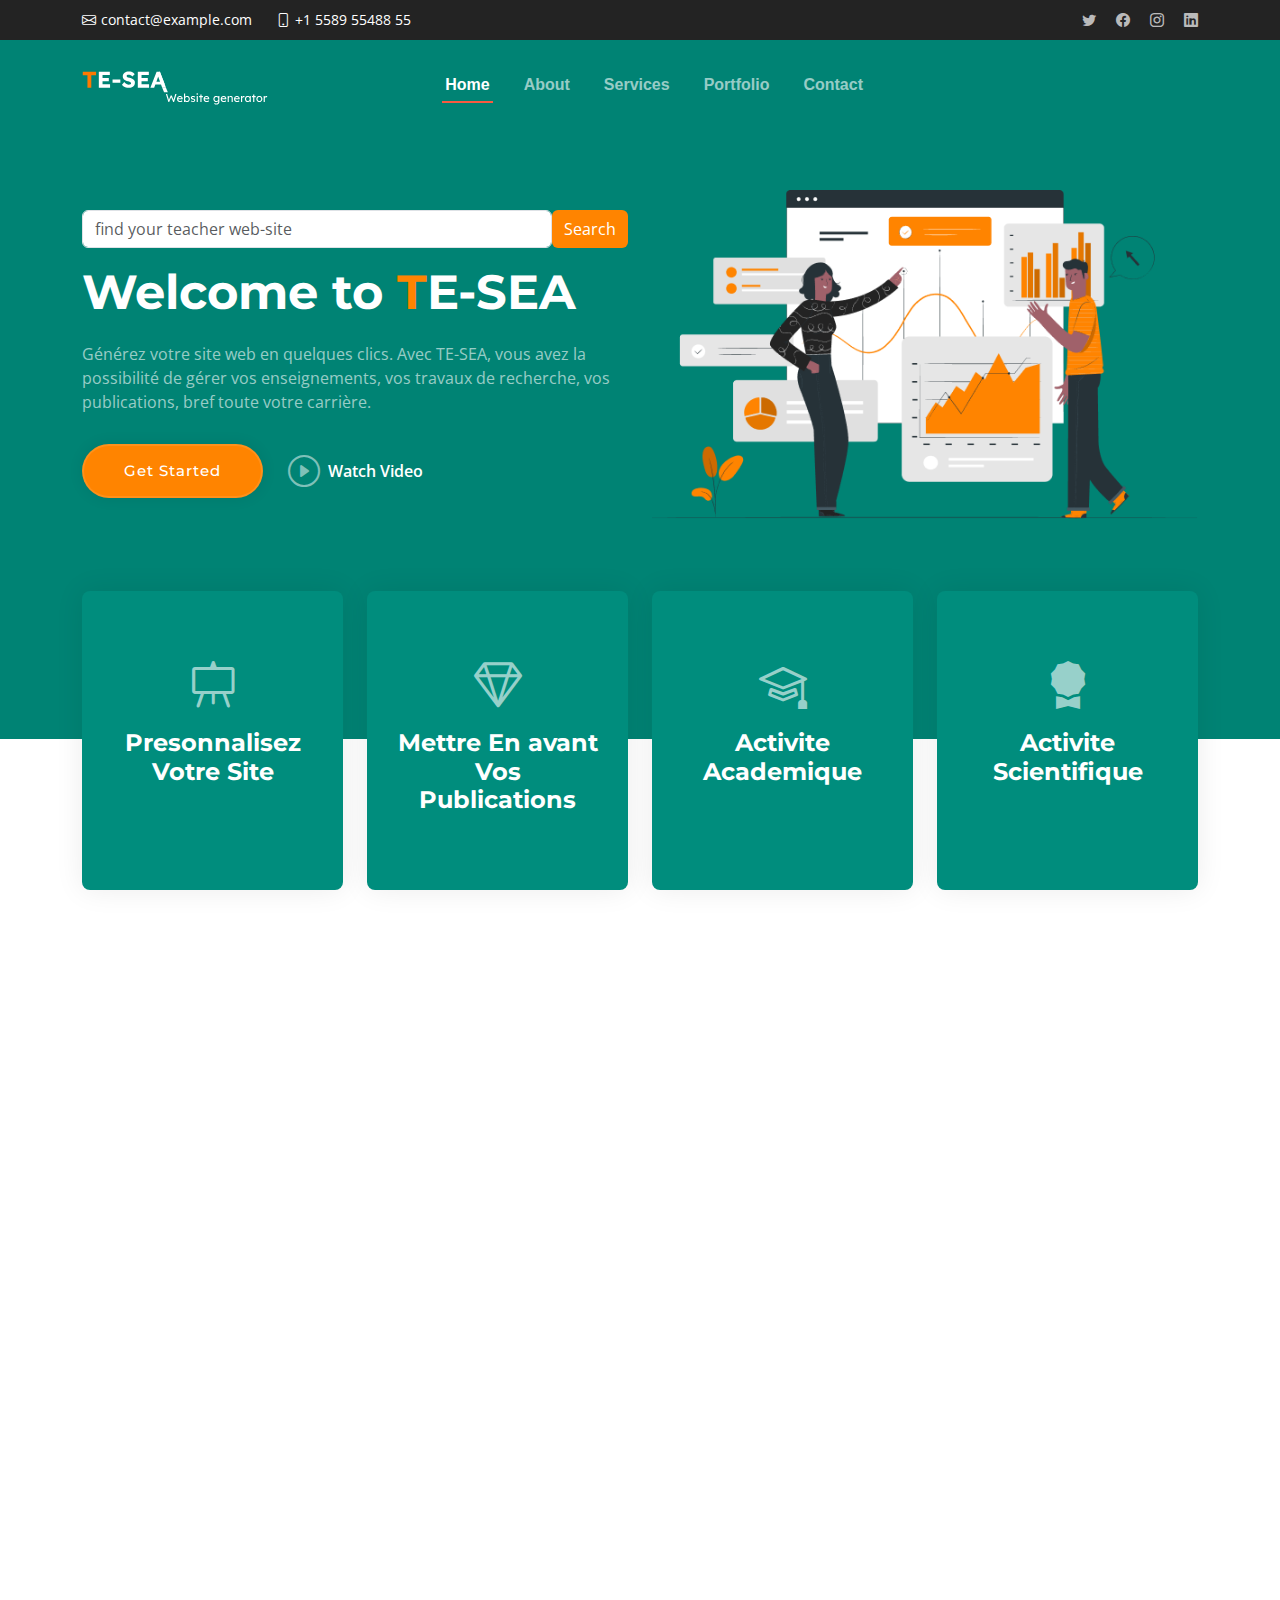
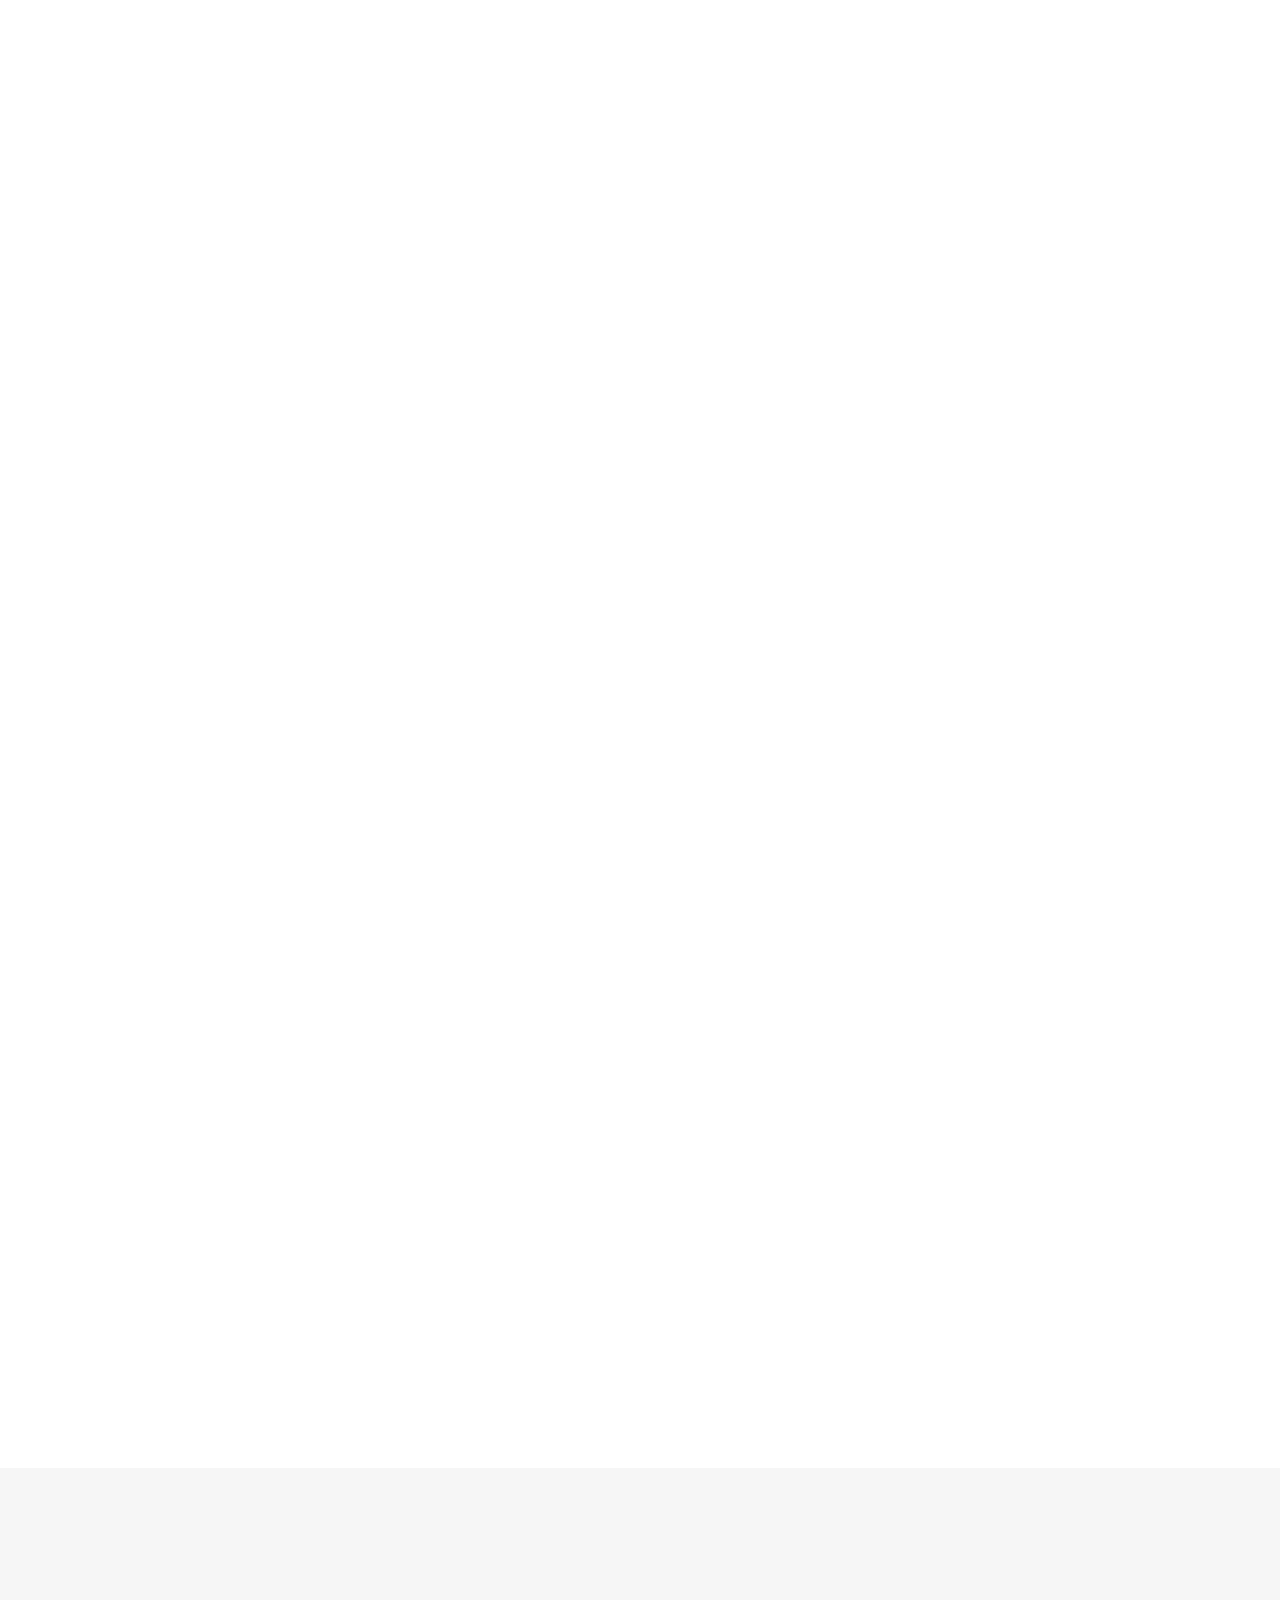
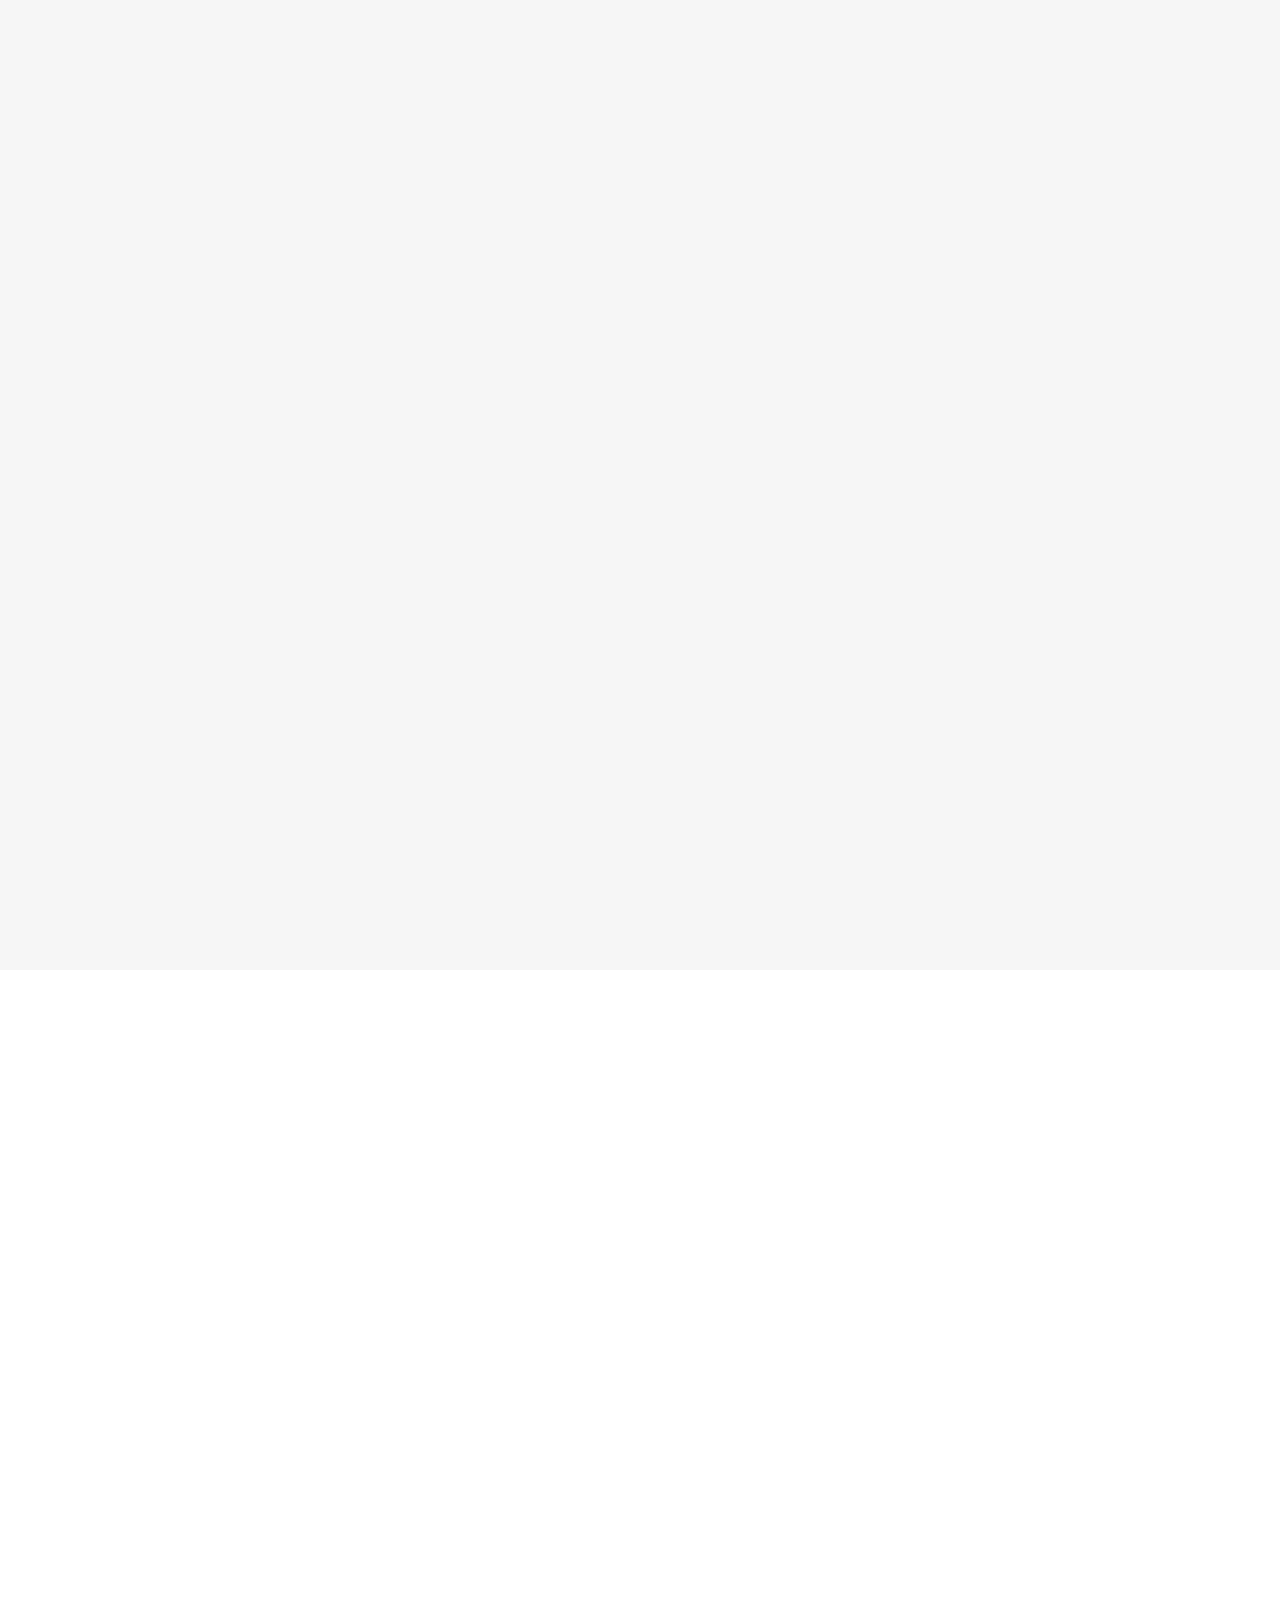
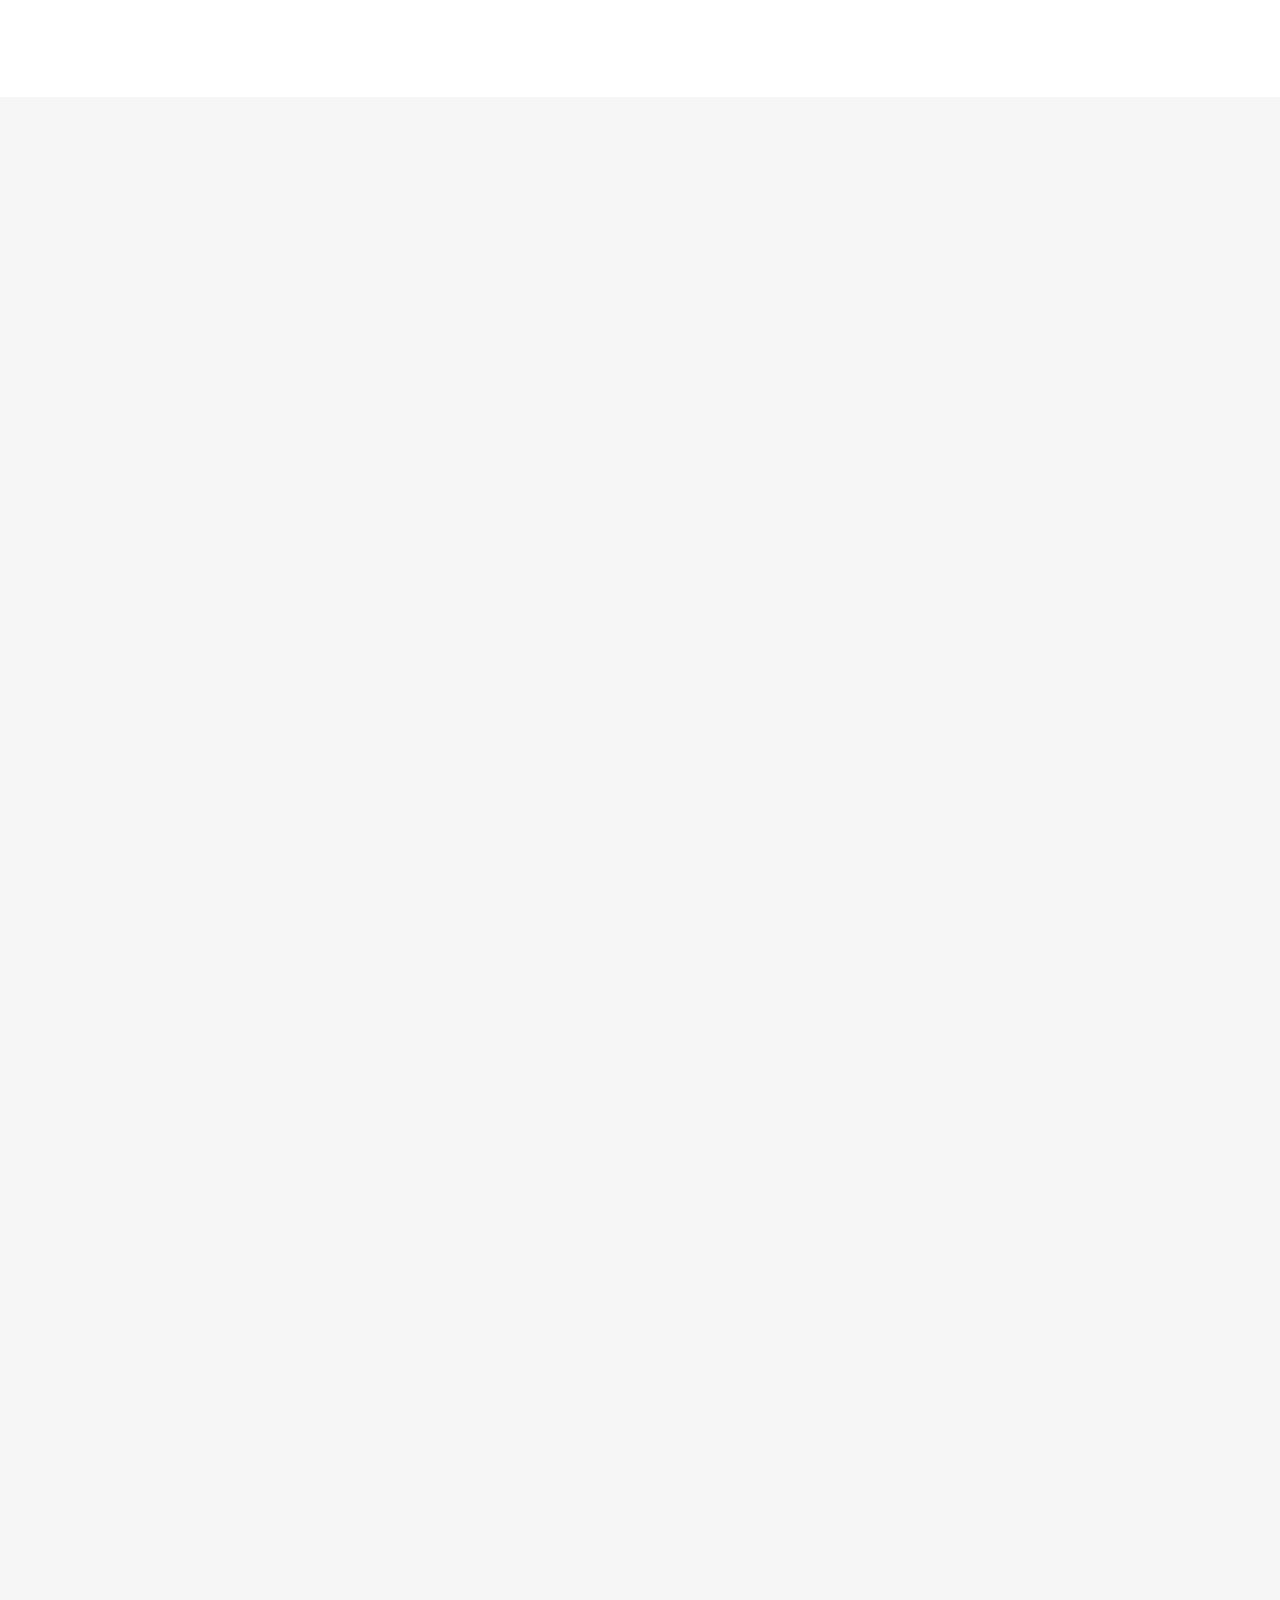
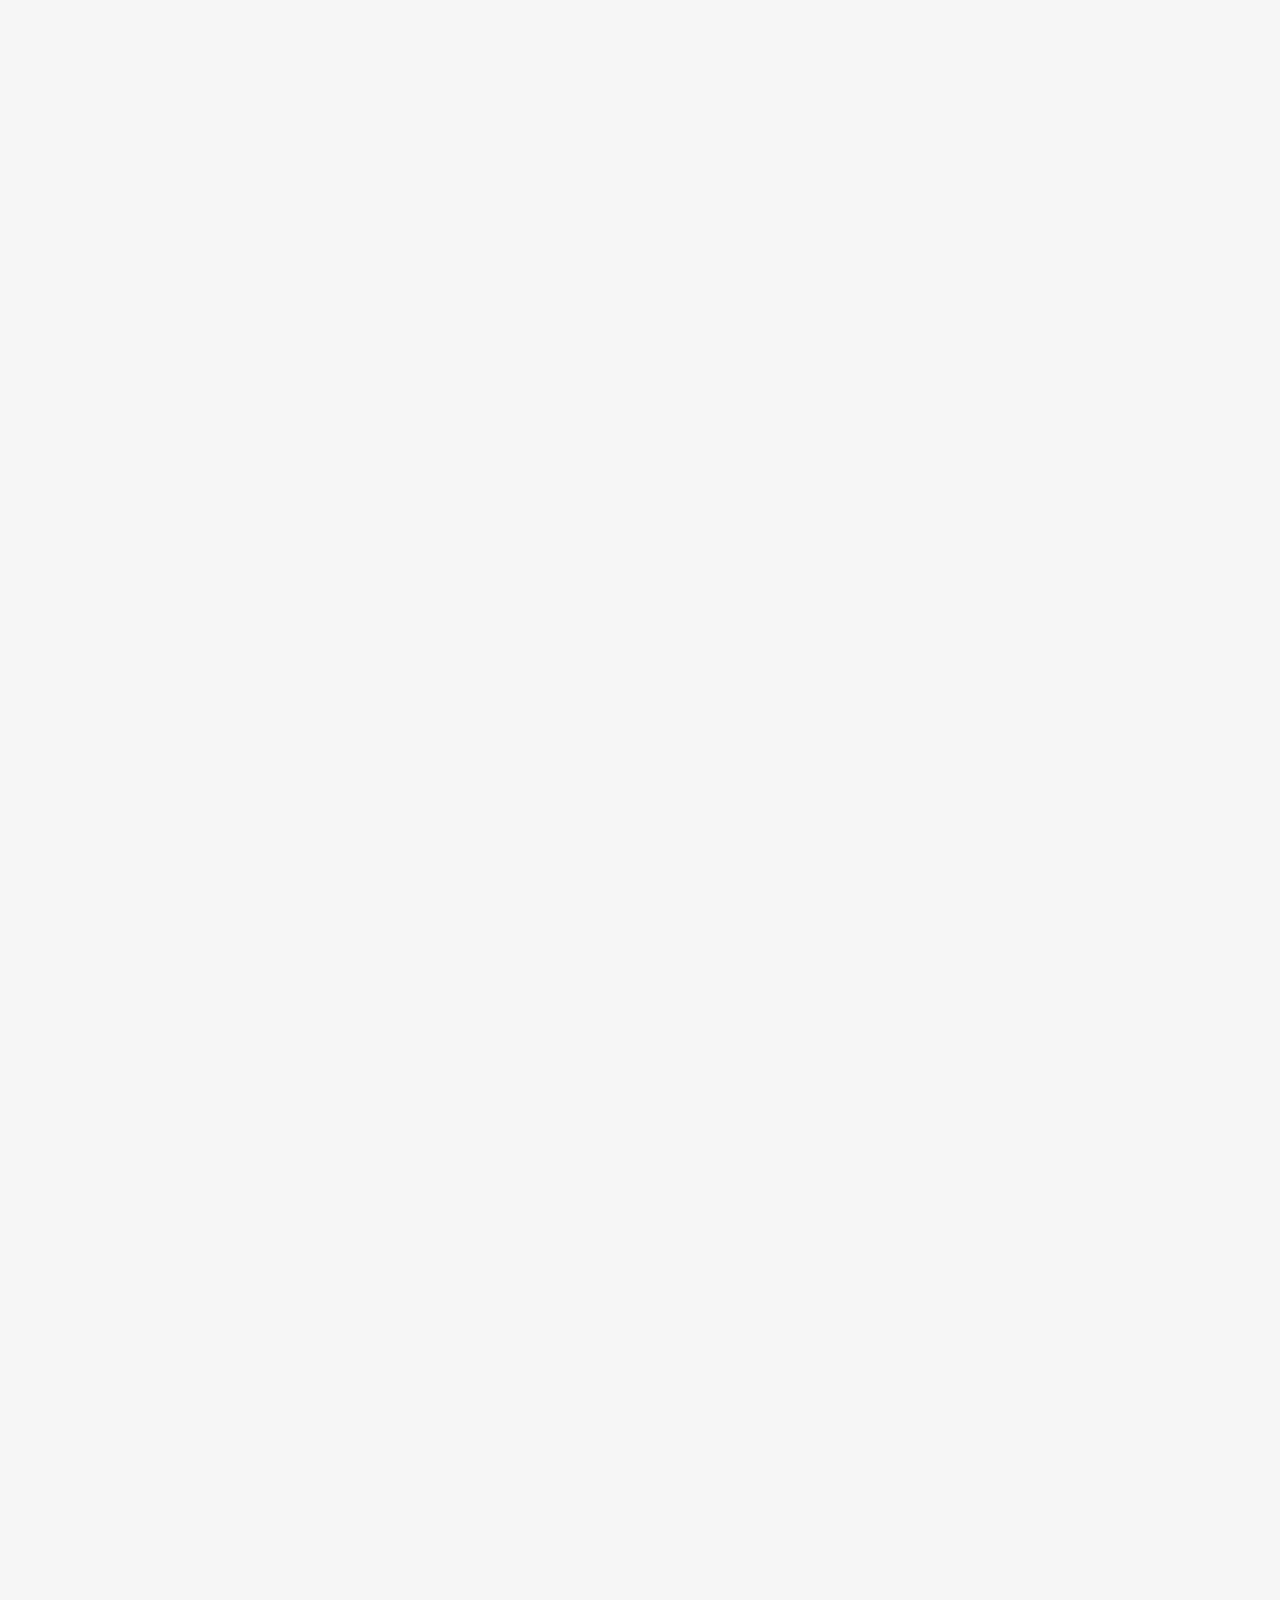
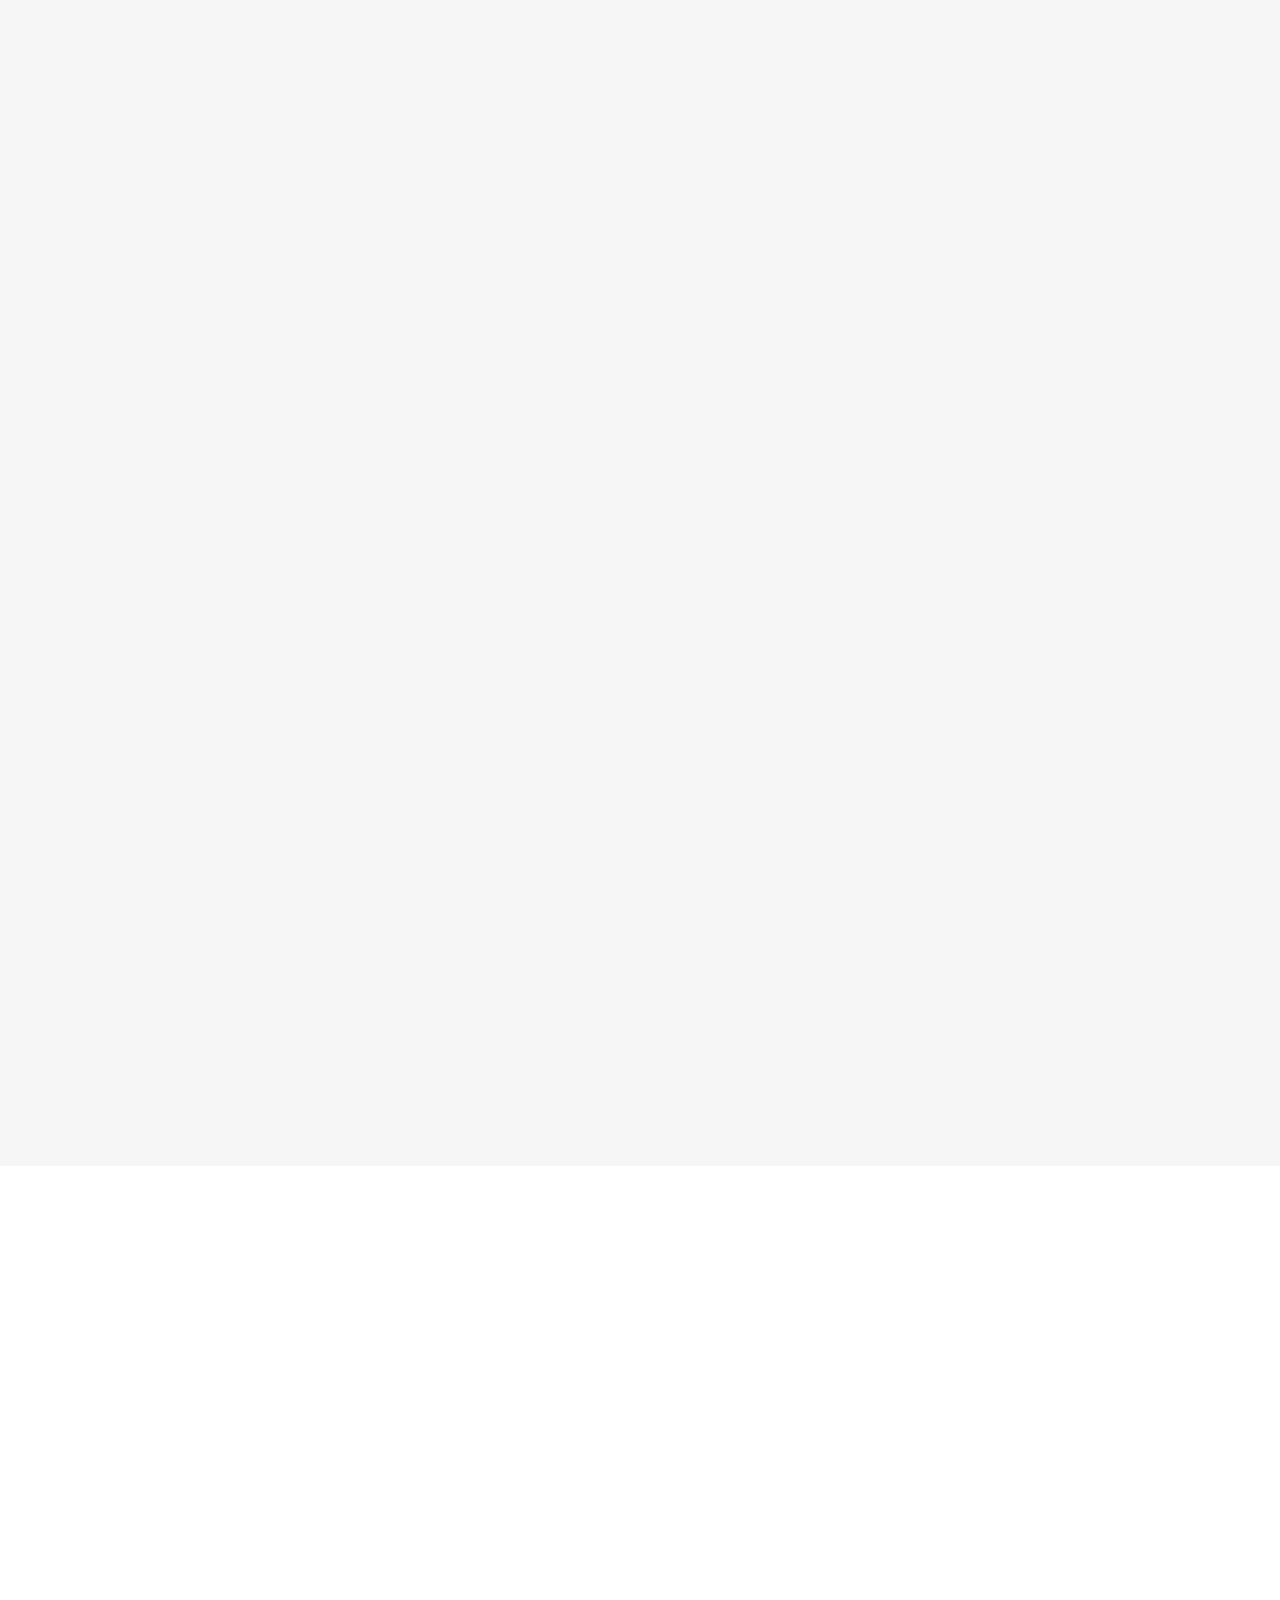
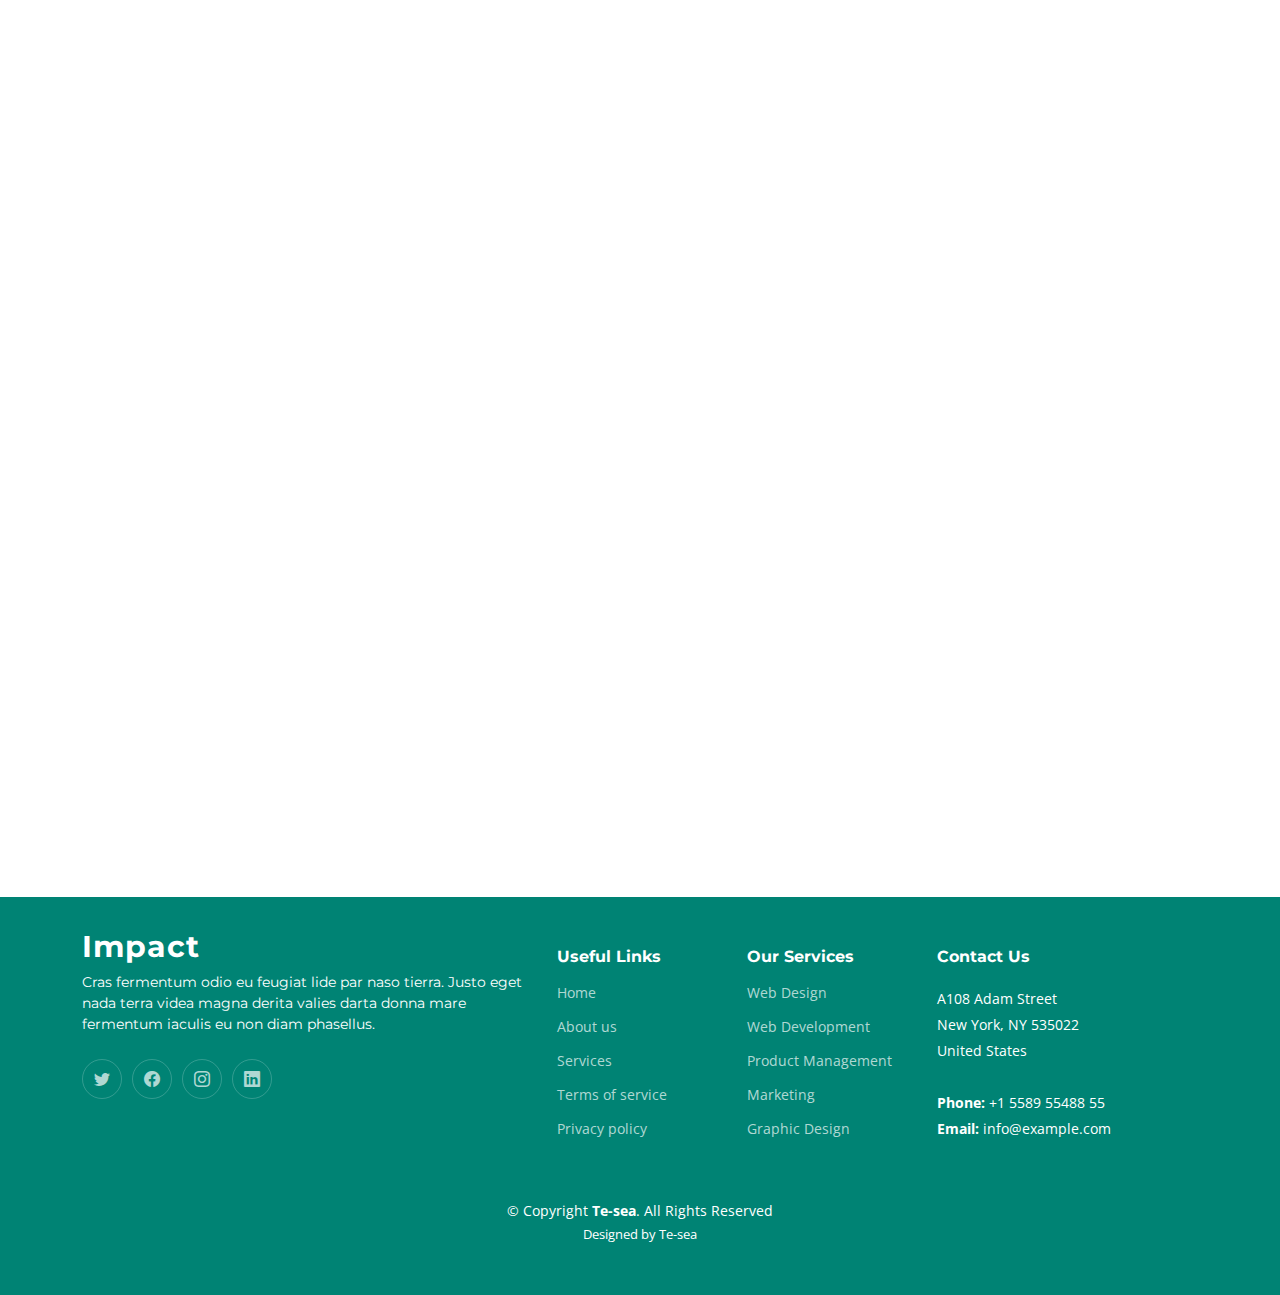
<file: index.html>
<!DOCTYPE html>
<html lang="en">

<head>
    <meta charset="utf-8">
    <meta content="width=device-width, initial-scale=1.0" name="viewport">

    <title>TE_SEA - Index</title>
    <meta content="" name="description">
    <meta content="" name="keywords">

    <!-- Favicons -->
    <link href="assets/img/favicon.png" rel="icon">
    <link href="assets/img/apple-touch-icon.png" rel="apple-touch-icon">

    <!-- Google Fonts -->
    <link rel="preconnect" href="https://fonts.googleapis.com">
    <link rel="preconnect" href="https://fonts.gstatic.com" crossorigin>
    <link href="https://fonts.googleapis.com/css2?family=Open+Sans:ital,wght@0,300;0,400;0,500;0,600;0,700;1,300;1,400;1,600;1,700&family=Montserrat:ital,wght@0,300;0,400;0,500;0,600;0,700;1,300;1,400;1,500;1,600;1,700&family=Raleway:ital,wght@0,300;0,400;0,500;0,600;0,700;1,300;1,400;1,500;1,600;1,700&display=swap"
        rel="stylesheet">

    <!-- Vendor CSS Files -->
    <link href="assets/vendor/bootstrap/css/bootstrap.min.css" rel="stylesheet">
    <link href="assets/vendor/bootstrap-icons/bootstrap-icons.css" rel="stylesheet">
    <link href="assets/vendor/aos/aos.css" rel="stylesheet">
    <link href="assets/vendor/glightbox/css/glightbox.min.css" rel="stylesheet">
    <link href="assets/vendor/swiper/swiper-bundle.min.css" rel="stylesheet">

    <!-- Template Main CSS File -->
    <link href="assets/css/main.css" rel="stylesheet">
    <style>
        #search {
            visibility: hidden;
        }
        
        @media (max-width: 1280px) {
            #search {
                visibility: visible;
            }
            #hello {
                visibility: hidden;
            }
        }
    </style>


</head>

<body>

    <!-- ======= Header ======= -->
    <section id="topbar" class="topbar d-flex align-items-center">
        <div class="container d-flex justify-content-center justify-content-md-between">
            <div class="contact-info d-flex align-items-center">
                <i class="bi bi-envelope d-flex align-items-center"><a href="mailto:contact@example.com">contact@example.com</a></i>
                <i class="bi bi-phone d-flex align-items-center ms-4"><span>+1 5589 55488 55</span></i>
            </div>
            <div class="social-links d-none d-md-flex align-items-center">
                <a href="#" class="twitter"><i class="bi bi-twitter"></i></a>
                <a href="#" class="facebook"><i class="bi bi-facebook"></i></a>
                <a href="#" class="instagram"><i class="bi bi-instagram"></i></a>
                <a href="#" class="linkedin"><i class="bi bi-linkedin"></i></i></a>
            </div>
        </div>
    </section>
    <!-- End Top Bar -->

    <header id="header" class="header d-flex align-items-center">

        <div class="container-fluid container-xl d-flex align-items-center justify-content-between">
            <a href="index.html" class="logo d-flex align-items-center">
                <!-- Uncomment the line below if you also wish to use an image logo -->
                <img src="assets/img/logo_light.svg" alt="">
                <!-- <h1>Impact<span>.</span></h1> -->
            </a>
            <nav id="navbar" class="navbar">
                <ul>
                    <li><a href="#hero">Home</a></li>
                    <li><a href="#about">About</a></li>
                    <li><a href="#services">Services</a></li>
                    <li><a href="#portfolio">Portfolio</a></li>
                    <li><a href="#contact">Contact</a></li>
                    <li>
                        <form action="#" id="hello" class="form-search d-flex align-items-stretch mb-3" data-aos="fade-up" data-aos-delay="200" style="padding-top: 12px;">
                            <input type="text" class="form-control" placeholder="find your teacher web-site">
                            <button type="submit" class="btn btn-primary" style="background-color:#ff8400;border:#ff8400">Search</button>
                        </form>
                    </li>
                </ul>



            </nav>
            <!-- .navbar -->

            <i class="mobile-nav-toggle mobile-nav-show bi bi-list"></i>
            <i class="mobile-nav-toggle mobile-nav-hide d-none bi bi-x"></i>

        </div>
    </header>
    <!-- End Header -->
    <!-- End Header -->

    <!-- ======= Hero Section ======= -->
    <section id="hero" class="hero">
        <div class="container position-relative">
            <div class="row gy-5" data-aos="fade-in">
                <div class="col-lg-6 order-2 order-lg-1 d-flex flex-column justify-content-center text-center text-lg-start">
                    <form action="#" id="search" class="form-search d-flex align-items-stretch mb-3" data-aos="fade-up" data-aos-delay="200">
                        <input type="text" class="form-control" placeholder="find your teacher web-site">
                        <button type="submit" class="btn btn-primary" style="background-color:#ff8400;border:#ff8400">Search</button>
                    </form>
                    <h2>Welcome to <span style="color: #ff8400;">T</span>E-SEA </h2>
                    <p>Générez votre site web en quelques clics. Avec TE-SEA, vous avez la possibilité de gérer vos enseignements, vos travaux de recherche, vos publications, bref toute votre carrière.
                    </p>
                    <!-- <p style="color:black"> <span style="color: #ff8400; font-weight:bold;">Create</span> your website in few clicks.<br><span style="color: #ff8400; font-weight:bold;">Create</span> your project reports in one click.<br>web design training. and <br>online hosting
                        service
                    </p> -->
                    <div class="d-flex justify-content-center justify-content-lg-start">
                        <a href="#about" class="btn-get-started" style="background-color:#ff8400;">Get Started</a>
                        <a href="https://www.youtube.com/watch?v=LXb3EKWsInQ" class="glightbox btn-watch-video d-flex align-items-center"><i class="bi bi-play-circle"></i><span>Watch Video</span></a>
                    </div>

                </div>
                <div class="col-lg-6 order-1 order-lg-2">
                    <img src="assets/img/statistics.png" class="img-fluid" alt="" data-aos="zoom-out" data-aos-delay="100">
                </div>
            </div>
        </div>



        <div class="icon-boxes position-relative">
            <div class="container position-relative">
                <div class="row gy-4 mt-5">

                    <div class="col-xl-3 col-md-6" data-aos="fade-up" data-aos-delay="100">
                        <div class="icon-box">
                            <div class="icon"><i class="bi bi-easel"></i></div>
                            <h4 class="title"><a href="" class="stretched-link">Presonnalisez Votre Site </a></h4>
                        </div>
                    </div>
                    <!--End Icon Box -->

                    <div class="col-xl-3 col-md-6" data-aos="fade-up" data-aos-delay="200">
                        <div class="icon-box">
                            <div class="icon"><i class="bi bi-gem"></i></div>
                            <h4 class="title"><a href="" class="stretched-link">Mettre En avant Vos Publications</a></h4>
                        </div>
                    </div>
                    <!--End Icon Box -->

                    <div class="col-xl-3 col-md-6" data-aos="fade-up" data-aos-delay="300">
                        <div class="icon-box">
                            <div class="icon"><i class="bi bi-mortarboard"></i></div>
                            <h4 class="title"><a href="" class="stretched-link">Activite Academique</a></h4>
                        </div>
                    </div>
                    <!--End Icon Box -->

                    <div class="col-xl-3 col-md-6" data-aos="fade-up" data-aos-delay="500">
                        <div class="icon-box">
                            <div class="icon"><i class="bi bi-award-fill"></i></div>
                            <h4 class="title"><a href="" class="stretched-link">Activite Scientifique</a></h4>
                        </div>
                    </div>
                    <!--End Icon Box -->

                </div>
            </div>
        </div>

        </div>
    </section>
    <!-- End Hero Section -->

    <main id="main">

        <!-- ======= About Us Section ======= -->
        <section id="about" class="about">
            <div class="container" data-aos="fade-up">

                <div class="section-header">
                    <h2>About Us</h2>
                    <p>Creez administrez vos sites d'enseignants chercheurs et chercheurs.</p>
                </div>

                <div class="row gy-4">
                    <div class="col-lg-6">
                        <h3>Partage et vulgarisation de la connaisance</h3>
                        <img src="assets/img/about.jpg" class="img-fluid rounded-4 mb-4" alt="">
                        <p>Ut fugiat ut sunt quia veniam. Voluptate perferendis perspiciatis quod nisi et. Placeat debitis quia recusandae odit et consequatur voluptatem. Dignissimos pariatur consectetur fugiat voluptas ea.</p>
                        <p>Temporibus nihil enim deserunt sed ea. Provident sit expedita aut cupiditate nihil vitae quo officia vel. Blanditiis eligendi possimus et in cum. Quidem eos ut sint rem veniam qui. Ut ut repellendus nobis tempore doloribus debitis
                            explicabo similique sit. Accusantium sed ut omnis beatae neque deleniti repellendus.</p>
                    </div>
                    <div class="col-lg-6">
                        <div class="content ps-0 ps-lg-5">
                            <p class="fst-italic">
                                TE-SEA une solution tout en un.
                            </p>
                            <ul>
                                <li><i class="bi bi-check-circle-fill"></i> With TE-SEA, you will always be close to your students and your potential partners.</li>
                                <li><i class="bi bi-check-circle-fill"></i> With TE-SEA, you have the possibility to manage your teaching, your research work, your publications, in short all your career.</li>
                                <li><i class="bi bi-check-circle-fill"></i>With TE-SEA, life ,school an Business become easy. </li>
                            </ul>
                            <p>
                                Ullamco laboris nisi ut aliquip ex ea commodo consequat. Duis aute irure dolor in reprehenderit in voluptate velit esse cillum dolore eu fugiat nulla pariatur. Excepteur sint occaecat cupidatat non proident
                            </p>

                            <div class="position-relative mt-4">
                                <img src="assets/img/about-2.jpg" class="img-fluid rounded-4" alt="">
                                <a href="https://www.youtube.com/watch?v=LXb3EKWsInQ" class="glightbox play-btn"></a>
                            </div>
                        </div>
                    </div>
                </div>

            </div>
        </section>
        <!-- End About Us Section -->

        <!-- ======= Clients Section ======= -->
        <section id="clients" class="clients">
            <div class="container" data-aos="zoom-out">

                <div class="clients-slider swiper">
                    <div class="swiper-wrapper align-items-center">
                        <div class="swiper-slide"><img src="assets/img/clients/client-1.png" class="img-fluid" alt=""></div>
                        <div class="swiper-slide"><img src="assets/img/clients/client-2.png" class="img-fluid" alt=""></div>
                        <div class="swiper-slide"><img src="assets/img/clients/client-3.png" class="img-fluid" alt=""></div>
                        <div class="swiper-slide"><img src="assets/img/clients/client-4.png" class="img-fluid" alt=""></div>
                        <div class="swiper-slide"><img src="assets/img/clients/client-5.png" class="img-fluid" alt=""></div>
                        <div class="swiper-slide"><img src="assets/img/clients/client-6.png" class="img-fluid" alt=""></div>
                        <div class="swiper-slide"><img src="assets/img/clients/client-7.png" class="img-fluid" alt=""></div>
                        <div class="swiper-slide"><img src="assets/img/clients/client-8.png" class="img-fluid" alt=""></div>
                    </div>
                </div>

            </div>
        </section>
        <!-- End Clients Section -->

        <!-- ======= Stats Counter Section ======= -->
        <section id="stats-counter" class="stats-counter">
            <div class="container" data-aos="fade-up">

                <div class="row gy-4 align-items-center">

                    <div class="col-lg-6">
                        <img src="assets/img/stats-img.svg" alt="" class="img-fluid">
                    </div>

                    <div class="col-lg-6">

                        <div class="stats-item d-flex align-items-center">
                            <span data-purecounter-start="0" data-purecounter-end="232" data-purecounter-duration="1" class="purecounter"></span>
                            <p><strong>Enseignants Chercheurs Et Chercheurs</strong> </p>
                        </div>
                        <!-- End Stats Item -->

                        <div class="stats-item d-flex align-items-center">
                            <span data-purecounter-start="0" data-purecounter-end="521" data-purecounter-duration="1" class="purecounter"></span>
                            <p><strong>Projects et Encadrements</strong></p>
                        </div>
                        <!-- End Stats Item -->

                        <div class="stats-item d-flex align-items-center">
                            <span data-purecounter-start="0" data-purecounter-end="453" data-purecounter-duration="1" class="purecounter"></span>
                            <p><strong>Rapports generes</strong> </p>
                        </div>
                        <!-- End Stats Item -->

                    </div>

                </div>

            </div>
        </section>
        <!-- End Stats Counter Section -->

        <!-- ======= Call To Action Section ======= -->
        <section id="call-to-action" class="call-to-action">
            <div class="container text-center" data-aos="zoom-out">
                <a href="https://www.youtube.com/watch?v=LXb3EKWsInQ" class="glightbox play-btn"></a>
                <h3>Call To Action</h3>
                <p> Duis aute irure dolor in reprehenderit in voluptate velit esse cillum dolore eu fugiat nulla pariatur. Excepteur sint occaecat cupidatat non proident, sunt in culpa qui officia deserunt mollit anim id est laborum.</p>
                <a class="cta-btn" href="#">Call To Action</a>
            </div>
        </section>
        <!-- End Call To Action Section -->

        <!-- ======= Our Services Section ======= -->
        <section id="services" class="services sections-bg">
            <div class="container" data-aos="fade-  up">

                <div class="section-header">
                    <h2>Our Services</h2>
                    <p>Aperiam dolorum et et wuia molestias qui eveniet numquam nihil porro incidunt dolores placeat sunt id nobis omnis tiledo stran delop</p>
                </div>

                <div class="row gy-4" data-aos="fade-up" data-aos-delay="100">

                    <div class="col-lg-4 col-md-6">
                        <div class="service-item  position-relative">
                            <div class="icon">
                                <i class="bi bi-activity"></i>
                            </div>
                            <h3>Generation De Site Web</h3>
                            <p>Generation de site web Professionnel pour les enseignants chercheurs et chercheurs grace aux languages html css js et aux technologies framework bootstrap.</p>
                            <a href="#" class="readmore stretched-link">Read more <i class="bi bi-arrow-right"></i></a>
                        </div>
                    </div>
                    <!-- End Service Item -->

                    <div class="col-lg-4 col-md-6">
                        <div class="service-item position-relative">
                            <div class="icon">
                                <i class="bi bi-broadcast"></i>
                            </div>
                            <h3>Creation De Rapport</h3>
                            <p>Generation de Rapports de recherche semestriel Professionnel </p>
                            <a href="#" class="readmore stretched-link">Read more <i class="bi bi-arrow-right"></i></a>
                        </div>
                    </div>
                    <!-- End Service Item -->

                    <div class="col-lg-4 col-md-6">
                        <div class="service-item position-relative">
                            <div class="icon">
                                <i class="bi bi-easel"></i>
                            </div>
                            <h3>Encadrement Et Projects</h3>
                            <p>Ut excepturi voluptatem nisi sed. Quidem fuga consequatur. Minus ea aut. Vel qui id voluptas adipisci eos earum corrupti.</p>
                            <a href="#" class="readmore stretched-link">Read more <i class="bi bi-arrow-right"></i></a>
                        </div>
                    </div>
                    <!-- End Service Item -->

                    <div class="col-lg-4 col-md-6">
                        <div class="service-item position-relative">
                            <div class="icon">
                                <i class="bi bi-bounding-box-circles"></i>
                            </div>
                            <h3>Recherche En IA</h3>
                            <p>Non et temporibus minus omnis sed dolor esse consequatur. Cupiditate sed error ea fuga sit provident adipisci neque.</p>
                            <a href="#" class="readmore stretched-link">Read more <i class="bi bi-arrow-right"></i></a>
                        </div>
                    </div>
                    <!-- End Service Item -->

                    <div class="col-lg-4 col-md-6">
                        <div class="service-item position-relative">
                            <div class="icon">
                                <i class="bi bi-calendar4-week"></i>
                            </div>
                            <h3>Service D'hebergement</h3>
                            <p>Cumque et suscipit saepe. Est maiores autem enim facilis ut aut ipsam corporis aut. Sed animi at autem alias eius labore.</p>
                            <a href="#" class="readmore stretched-link">Read more <i class="bi bi-arrow-right"></i></a>
                        </div>
                    </div>
                    <!-- End Service Item -->

                    <div class="col-lg-4 col-md-6">
                        <div class="service-item position-relative">
                            <div class="icon">
                                <i class="bi bi-chat-square-text"></i>
                            </div>
                            <h3>Formation En WEB-DESIGN</h3>
                            <p>Developement front et back-end , utilisation et maitrise des technologies bootstrap sprint-boot laravel-php </p>
                            <a href="#" class="readmore stretched-link">Read more <i class="bi bi-arrow-right"></i></a>
                        </div>
                    </div>
                    <!-- End Service Item -->

                </div>

            </div>
        </section>
        <!-- End Our Services Section -->

        <!-- ======= Testimonials Section ======= -->
        <section id="testimonials" class="testimonials">
            <div class="container" data-aos="fade-up">

                <div class="section-header">
                    <h2>Enseignants Chercheurs Et Chercheurs Satisfaits</h2>
                    <!-- <p>Voluptatem quibusdam ut ullam perferendis repellat non ut consequuntur est eveniet deleniti fignissimos eos quam</p> -->
                </div>

                <div class="slides-3 swiper" data-aos="fade-up" data-aos-delay="100">
                    <div class="swiper-wrapper">

                        <div class="swiper-slide">
                            <div class="testimonial-wrap">
                                <div class="testimonial-item">
                                    <div class="d-flex align-items-center">
                                        <img src="assets/img/testimonials/testimonials-1.jpg" class="testimonial-img flex-shrink-0" alt="">
                                        <div>
                                            <a href="#">
                                                <h3>Dr Nzekon Armel</h3>
                                            </a>
                                            <h4>Ceo &amp; Founder</h4>
                                            <div class="stars">
                                                <i class="bi bi-star-fill"></i><i class="bi bi-star-fill"></i><i class="bi bi-star-fill"></i><i class="bi bi-star-fill"></i><i class="bi bi-star-fill"></i>
                                            </div>
                                        </div>
                                    </div>
                                    <p>
                                        <i class="bi bi-quote quote-icon-left"></i> Proin iaculis purus consequat sem cure digni ssim donec porttitora entum suscipit rhoncus. Accusantium quam, ultricies eget id, aliquam eget nibh et. Maecen aliquam, risus
                                        at semper.
                                        <i class="bi bi-quote quote-icon-right"></i>
                                    </p>
                                </div>
                            </div>
                        </div>
                        <!-- End testimonial item -->

                        <div class="swiper-slide">
                            <div class="testimonial-wrap">
                                <div class="testimonial-item">
                                    <div class="d-flex align-items-center">
                                        <img src="assets/img/testimonials/testimonials-2.jpg" class="testimonial-img flex-shrink-0" alt="">
                                        <div>
                                            <a href="#">
                                                <h3>Dr Tapamo</h3>
                                            </a>
                                            <h4>Designer</h4>
                                            <div class="stars">
                                                <i class="bi bi-star-fill"></i><i class="bi bi-star-fill"></i><i class="bi bi-star-fill"></i><i class="bi bi-star-fill"></i><i class="bi bi-star-fill"></i>
                                            </div>
                                        </div>
                                    </div>
                                    <p>
                                        <i class="bi bi-quote quote-icon-left"></i> Export tempor illum tamen malis malis eram quae irure esse labore quem cillum quid cillum eram malis quorum velit fore eram velit sunt aliqua noster fugiat irure amet
                                        legam anim culpa.
                                        <i class="bi bi-quote quote-icon-right"></i>
                                    </p>
                                </div>
                            </div>
                        </div>
                        <!-- End testimonial item -->

                        <div class="swiper-slide">
                            <div class="testimonial-wrap">
                                <div class="testimonial-item">
                                    <div class="d-flex align-items-center">
                                        <img src="assets/img/testimonials/testimonials-3.jpg" class="testimonial-img flex-shrink-0" alt="">
                                        <div>
                                            <a href="#">
                                                <h3>Dr Tsopze</h3>
                                            </a>
                                            <h4>Store Owner</h4>
                                            <div class="stars">
                                                <i class="bi bi-star-fill"></i><i class="bi bi-star-fill"></i><i class="bi bi-star-fill"></i><i class="bi bi-star-fill"></i><i class="bi bi-star-fill"></i>
                                            </div>
                                        </div>
                                    </div>
                                    <p>
                                        <i class="bi bi-quote quote-icon-left"></i> Enim nisi quem export duis labore cillum quae magna enim sint quorum nulla quem veniam duis minim tempor labore quem eram duis noster aute amet eram fore quis sint minim.
                                        <i class="bi bi-quote quote-icon-right"></i>
                                    </p>
                                </div>
                            </div>
                        </div>
                        <!-- End testimonial item -->

                        <div class="swiper-slide">
                            <div class="testimonial-wrap">
                                <div class="testimonial-item">
                                    <div class="d-flex align-items-center">
                                        <img src="assets/img/testimonials/testimonials-4.jpg" class="testimonial-img flex-shrink-0" alt="">
                                        <div>
                                            <a href="#">
                                                <h3>Dr Thomas Messi</h3>
                                            </a>
                                            <h4>Freelancer</h4>
                                            <div class="stars">
                                                <i class="bi bi-star-fill"></i><i class="bi bi-star-fill"></i><i class="bi bi-star-fill"></i><i class="bi bi-star-fill"></i><i class="bi bi-star-fill"></i>
                                            </div>
                                        </div>
                                    </div>
                                    <p>
                                        <i class="bi bi-quote quote-icon-left"></i> Fugiat enim eram quae cillum dolore dolor amet nulla culpa multos export minim fugiat minim velit minim dolor enim duis veniam ipsum anim magna sunt elit fore quem dolore.
                                        <i class="bi bi-quote quote-icon-right"></i>
                                    </p>
                                </div>
                            </div>
                        </div>
                        <!-- End testimonial item -->

                        <div class="swiper-slide">
                            <div class="testimonial-wrap">
                                <div class="testimonial-item">
                                    <div class="d-flex align-items-center">
                                        <img src="assets/img/testimonials/testimonials-5.jpg" class="testimonial-img flex-shrink-0" alt="">
                                        <div>
                                            <<a href="#">
                                                <h3>Dr Thomas Messi</h3>
                                                </a>
                                                <h4>Entrepreneur</h4>
                                                <div class="stars">
                                                    <i class="bi bi-star-fill"></i><i class="bi bi-star-fill"></i><i class="bi bi-star-fill"></i><i class="bi bi-star-fill"></i><i class="bi bi-star-fill"></i>
                                                </div>
                                        </div>
                                    </div>
                                    <p>
                                        <i class="bi bi-quote quote-icon-left"></i> Quis quorum aliqua sint quem legam fore sunt eram irure aliqua veniam tempor noster veniam enim culpa labore duis sunt culpa nulla illum cillum fugiat legam esse veniam
                                        culpa fore.
                                        <i class="bi bi-quote quote-icon-right"></i>
                                    </p>
                                </div>
                            </div>
                        </div>
                        <!-- End testimonial item -->

                    </div>
                    <div class="swiper-pagination"></div>
                </div>

            </div>
        </section>
        <!-- End Testimonials Section -->

        <!-- ======= Portfolio Section ======= -->
        <section id="portfolio" class="portfolio sections-bg">
            <div class="container" data-aos="fade-up">

                <div class="section-header">
                    <h2>Portfolio</h2>
                    <p>Quam sed id excepturi ccusantium dolorem ut quis dolores nisi llum nostrum enim velit qui ut et autem uia reprehenderit sunt deleniti</p>
                </div>

                <div class="portfolio-isotope" data-portfolio-filter="*" data-portfolio-layout="masonry" data-portfolio-sort="original-order" data-aos="fade-up" data-aos-delay="100">

                    <div>
                        <ul class="portfolio-flters">
                            <li data-filter="*" class="filter-active">All</li>
                            <li data-filter=".filter-app">Blue</li>
                            <li data-filter=".filter-product">Yellow</li>
                            <li data-filter=".filter-branding">Black</li>
                            <li data-filter=".filter-books">Orange</li>
                        </ul>
                        <!-- End Portfolio Filters -->
                    </div>

                    <div class="row gy-4 portfolio-container">

                        <div class="col-xl-4 col-md-6 portfolio-item filter-app">
                            <div class="portfolio-wrap">
                                <a href="assets/img/portfolio/template17.png" data-gallery="portfolio-gallery-app" class="glightbox"><img src="assets/img/portfolio/template17.png" class="img-fluid" alt=""></a>
                                <div class="portfolio-info">
                                    <h4><a href="portfolio-details.html" title="More Details">App 1</a></h4>
                                    <p>Lorem ipsum, dolor sit amet consectetur</p>
                                </div>
                            </div>
                        </div>
                        <!-- End Portfolio Item -->

                        <div class="col-xl-4 col-md-6 portfolio-item filter-product">
                            <div class="portfolio-wrap">
                                <a href="assets/img/portfolio/template16.png" data-gallery="portfolio-gallery-app" class="glightbox"><img src="assets/img/portfolio/template16.png" class="img-fluid" alt=""></a>
                                <div class="portfolio-info">
                                    <h4><a href="portfolio-details.html" title="More Details">Product 1</a></h4>
                                    <p>Lorem ipsum, dolor sit amet consectetur</p>
                                </div>
                            </div>
                        </div>
                        <!-- End Portfolio Item -->

                        <div class="col-xl-4 col-md-6 portfolio-item filter-branding">
                            <div class="portfolio-wrap">
                                <a href="assets/img/portfolio/template15.png" data-gallery="portfolio-gallery-app" class="glightbox"><img src="assets/img/portfolio/template15.png" class="img-fluid" alt=""></a>
                                <div class="portfolio-info">
                                    <h4><a href="portfolio-details.html" title="More Details">Branding 1</a></h4>
                                    <p>Lorem ipsum, dolor sit amet consectetur</p>
                                </div>
                            </div>
                        </div>
                        <!-- End Portfolio Item -->

                        <div class="col-xl-4 col-md-6 portfolio-item filter-books">
                            <div class="portfolio-wrap">
                                <a href="assets/img/portfolio/template14.png" data-gallery="portfolio-gallery-app" class="glightbox"><img src="assets/img/portfolio/template14.png" class="img-fluid" alt=""></a>
                                <div class="portfolio-info">
                                    <h4><a href="portfolio-details.html" title="More Details">Books 1</a></h4>
                                    <p>Lorem ipsum, dolor sit amet consectetur</p>
                                </div>
                            </div>
                        </div>
                        <!-- End Portfolio Item -->

                        <div class="col-xl-4 col-md-6 portfolio-item filter-app">
                            <div class="portfolio-wrap">
                                <a href="assets/img/portfolio/template13.png" data-gallery="portfolio-gallery-app" class="glightbox"><img src="assets/img/portfolio/template13.png" class="img-fluid" alt=""></a>
                                <div class="portfolio-info">
                                    <h4><a href="portfolio-details.html" title="More Details">App 2</a></h4>
                                    <p>Lorem ipsum, dolor sit amet consectetur</p>
                                </div>
                            </div>
                        </div>
                        <!-- End Portfolio Item -->

                        <div class="col-xl-4 col-md-6 portfolio-item filter-product">
                            <div class="portfolio-wrap">
                                <a href="assets/img/portfolio/template12.png" data-gallery="portfolio-gallery-app" class="glightbox"><img src="assets/img/portfolio/template12.png" class="img-fluid" alt=""></a>
                                <div class="portfolio-info">
                                    <h4><a href="portfolio-details.html" title="More Details">Product 2</a></h4>
                                    <p>Lorem ipsum, dolor sit amet consectetur</p>
                                </div>
                            </div>
                        </div>
                        <!-- End Portfolio Item -->

                        <div class="col-xl-4 col-md-6 portfolio-item filter-branding">
                            <div class="portfolio-wrap">
                                <a href="assets/img/portfolio/template11.png" data-gallery="portfolio-gallery-app" class="glightbox"><img src="assets/img/portfolio/template11.png" class="img-fluid" alt=""></a>
                                <div class="portfolio-info">
                                    <h4><a href="portfolio-details.html" title="More Details">Branding 2</a></h4>
                                    <p>Lorem ipsum, dolor sit amet consectetur</p>
                                </div>
                            </div>
                        </div>
                        <!-- End Portfolio Item -->

                        <div class="col-xl-4 col-md-6 portfolio-item filter-books">
                            <div class="portfolio-wrap">
                                <a href="assets/img/portfolio/template10.png" data-gallery="portfolio-gallery-app" class="glightbox"><img src="assets/img/portfolio/template10.png" class="img-fluid" alt=""></a>
                                <div class="portfolio-info">
                                    <h4><a href="portfolio-details.html" title="More Details">Books 2</a></h4>
                                    <p>Lorem ipsum, dolor sit amet consectetur</p>
                                </div>
                            </div>
                        </div>
                        <!-- End Portfolio Item -->

                        <div class="col-xl-4 col-md-6 portfolio-item filter-app">
                            <div class="portfolio-wrap">
                                <a href="assets/img/portfolio/template19.png" data-gallery="portfolio-gallery-app" class="glightbox"><img src="assets/img/portfolio/template19.png" class="img-fluid" alt=""></a>
                                <div class="portfolio-info">
                                    <h4><a href="portfolio-details.html" title="More Details">App 3</a></h4>
                                    <p>Lorem ipsum, dolor sit amet consectetur</p>
                                </div>
                            </div>
                        </div>
                        <!-- End Portfolio Item -->

                        <div class="col-xl-4 col-md-6 portfolio-item filter-product">
                            <div class="portfolio-wrap">
                                <a href="assets/img/portfolio/template18.png" data-gallery="portfolio-gallery-app" class="glightbox"><img src="assets/img/portfolio/template18.png" class="img-fluid" alt=""></a>
                                <div class="portfolio-info">
                                    <h4><a href="portfolio-details.html" title="More Details">Product 3</a></h4>
                                    <p>Lorem ipsum, dolor sit amet consectetur</p>
                                </div>
                            </div>
                        </div>
                        <!-- End Portfolio Item -->

                        <div class="col-xl-4 col-md-6 portfolio-item filter-branding">
                            <div class="portfolio-wrap">
                                <a href="assets/img/portfolio/template17.png" data-gallery="portfolio-gallery-app" class="glightbox"><img src="assets/img/portfolio/template17.png" class="img-fluid" alt=""></a>
                                <div class="portfolio-info">
                                    <h4><a href="portfolio-details.html" title="More Details">Branding 3</a></h4>
                                    <p>Lorem ipsum, dolor sit amet consectetur</p>
                                </div>
                            </div>
                        </div>
                        <!-- End Portfolio Item -->

                        <div class="col-xl-4 col-md-6 portfolio-item filter-books">
                            <div class="portfolio-wrap">
                                <a href="assets/img/portfolio/template16.png" data-gallery="portfolio-gallery-app" class="glightbox"><img src="assets/img/portfolio/template16.png" class="img-fluid" alt=""></a>
                                <div class="portfolio-info">
                                    <h4><a href="portfolio-details.html" title="More Details">Books 3</a></h4>
                                    <p>Lorem ipsum, dolor sit amet consectetur</p>
                                </div>
                            </div>
                        </div>
                        <!-- End Portfolio Item -->

                    </div>
                    <!-- End Portfolio Container -->

                </div>

            </div>
        </section>
        <!-- End Portfolio Section -->



        <!-- ======= Pricing Section ======= -->
        <section id="pricing" class="pricing sections-bg">
            <div class="container" data-aos="fade-up">

                <div class="section-header">
                    <h2>Pricing</h2>
                    <p>Aperiam dolorum et et wuia molestias qui eveniet numquam nihil porro incidunt dolores placeat sunt id nobis omnis tiledo stran delop</p>
                </div>

                <div class="row g-4 py-lg-5" data-aos="zoom-out" data-aos-delay="100">

                    <div class="col-lg-4">
                        <div class="pricing-item">
                            <h3>Starter Plan</h3>
                            <div class="icon">
                                <i class="bi bi-box"></i>
                            </div>
                            <h4><sup>Fcfa</sup>15.000<span> / year</span></h4>
                            <ul>
                                <li><i class="bi bi-check"></i> Sites Web Professionnel</li>
                                <li><i class="bi bi-check"></i> Nom De Domaine Founis</li>
                                <li><i class="bi bi-check"></i> Generation De Rapport De Recherche</li>
                                <li class="na"><i class="bi bi-x"></i> <span>Securite SSL</span></li>
                                <li class="na"><i class="bi bi-x"></i> <span>Cours En Direct</span></li>
                                <li class="na"><i class="bi bi-x"></i><span>Possibilite De Personnalisation</span></li>
                                <li class="na"><i class="bi bi-x"></i><span>Referencement Professionnel</span></li>
                                <li class="na"><i class="bi bi-x"></i><span>Personnalisation Nom De Dommaine</span></li>
                            </ul>
                            <div class="text-center"><a href="#" class="buy-btn">Buy Now</a></div>
                        </div>
                    </div>
                    <!-- End Pricing Item -->

                    <div class="col-lg-4">
                        <div class="pricing-item featured">
                            <h3>Business Plan</h3>
                            <div class="icon">
                                <i class="bi bi-airplane"></i>
                            </div>

                            <h4><sup>Fcfa</sup>25.000<span> / year</span></h4>
                            <ul>
                                <li><i class="bi bi-check"></i> Sites Web Professionnel</li>
                                <li><i class="bi bi-check"></i> Nom De Domaine Founis</li>
                                <li><i class="bi bi-check"></i> Generation De Rapport De Recherche</li>
                                <li><i class="bi bi-check"></i> Securite SSL</li>
                                <li><i class="bi bi-check"></i> Cours En Direct</li>
                                <li class="na"><i class="bi bi-x"></i><span>Possibilite De Personnalisation</span></li>
                                <li class="na"><i class="bi bi-x"></i><span>Referencement Professionnel</span></li>
                                <li class="na"><i class="bi bi-x"></i><span>Personnalisation Nom De Dommaine</span></li>

                            </ul>
                            <div class="text-center"><a href="#" class="buy-btn">Buy Now</a></div>
                        </div>
                    </div>
                    <!-- End Pricing Item -->

                    <div class="col-lg-4">
                        <div class="pricing-item">
                            <h3>Premium Plan</h3>
                            <div class="icon" style=".icon:hover{background-color:#ff8400}">
                                <i class="bi bi-send"></i>
                            </div>
                            <h4><sup>Fcfa</sup>100.000<span> / year</span></h4>
                            <ul>
                                <li><i class="bi bi-check"></i> Sites Web Professionnel</li>
                                <li><i class="bi bi-check"></i> Nom De Domaine Founis</li>
                                <li><i class="bi bi-check"></i> Generation De Rapport De Recherche</li>
                                <li><i class="bi bi-check"></i> Securite SSL</li>
                                <li><i class="bi bi-check"></i> Cours En Direct</li>
                                <li><i class="bi bi-check"></i>Possibilite De Personnalisation</li>
                                <li><i class="bi bi-check"></i>Referencement Professionnel</li>
                                <li><i class="bi bi-check"></i>Personnalisation Nom De Dommaine</li>
                            </ul>
                            <div class="text-center"><a href="#" class="buy-btn">Buy Now</a></div>
                        </div>
                    </div>
                    <!-- End Pricing Item -->

                </div>

            </div>
        </section>
        <!-- End Pricing Section -->

        <!-- ======= Frequently Asked Questions Section ======= -->
        <section id="faq" class="faq">
            <div class="container" data-aos="fade-up">

                <div class="row gy-4">

                    <div class="col-lg-4">
                        <div class="content px-xl-5">
                            <h3>Frequently Asked <strong>Questions</strong></h3>
                            <p>
                                Lorem ipsum dolor sit amet, consectetur adipiscing elit, sed do eiusmod tempor incididunt ut labore et dolore magna aliqua. Duis aute irure dolor in reprehenderit
                            </p>
                        </div>
                    </div>

                    <div class="col-lg-8">

                        <div class="accordion accordion-flush" id="faqlist" data-aos="fade-up" data-aos-delay="100">

                            <div class="accordion-item">
                                <h3 class="accordion-header">
                                    <button class="accordion-button collapsed" type="button" data-bs-toggle="collapse" data-bs-target="#faq-content-1">
                    <span class="num">1.</span>
                    Non consectetur a erat nam at lectus urna duis?
                  </button>
                                </h3>
                                <div id="faq-content-1" class="accordion-collapse collapse" data-bs-parent="#faqlist">
                                    <div class="accordion-body">
                                        Feugiat pretium nibh ipsum consequat. Tempus iaculis urna id volutpat lacus laoreet non curabitur gravida. Venenatis lectus magna fringilla urna porttitor rhoncus dolor purus non.
                                    </div>
                                </div>
                            </div>
                            <!-- # Faq item-->

                            <div class="accordion-item">
                                <h3 class="accordion-header">
                                    <button class="accordion-button collapsed" type="button" data-bs-toggle="collapse" data-bs-target="#faq-content-2">
                    <span class="num">2.</span>
                    Feugiat scelerisque varius morbi enim nunc faucibus a pellentesque?
                  </button>
                                </h3>
                                <div id="faq-content-2" class="accordion-collapse collapse" data-bs-parent="#faqlist">
                                    <div class="accordion-body">
                                        Dolor sit amet consectetur adipiscing elit pellentesque habitant morbi. Id interdum velit laoreet id donec ultrices. Fringilla phasellus faucibus scelerisque eleifend donec pretium. Est pellentesque elit ullamcorper dignissim. Mauris ultrices eros in
                                        cursus turpis massa tincidunt dui.
                                    </div>
                                </div>
                            </div>
                            <!-- # Faq item-->

                            <div class="accordion-item">
                                <h3 class="accordion-header">
                                    <button class="accordion-button collapsed" type="button" data-bs-toggle="collapse" data-bs-target="#faq-content-3">
                    <span class="num">3.</span>
                    Dolor sit amet consectetur adipiscing elit pellentesque habitant morbi?
                  </button>
                                </h3>
                                <div id="faq-content-3" class="accordion-collapse collapse" data-bs-parent="#faqlist">
                                    <div class="accordion-body">
                                        Eleifend mi in nulla posuere sollicitudin aliquam ultrices sagittis orci. Faucibus pulvinar elementum integer enim. Sem nulla pharetra diam sit amet nisl suscipit. Rutrum tellus pellentesque eu tincidunt. Lectus urna duis convallis convallis tellus. Urna
                                        molestie at elementum eu facilisis sed odio morbi quis
                                    </div>
                                </div>
                            </div>
                            <!-- # Faq item-->

                            <div class="accordion-item">
                                <h3 class="accordion-header">
                                    <button class="accordion-button collapsed" type="button" data-bs-toggle="collapse" data-bs-target="#faq-content-4">
                    <span class="num">4.</span>
                    Ac odio tempor orci dapibus. Aliquam eleifend mi in nulla?
                  </button>
                                </h3>
                                <div id="faq-content-4" class="accordion-collapse collapse" data-bs-parent="#faqlist">
                                    <div class="accordion-body">
                                        Dolor sit amet consectetur adipiscing elit pellentesque habitant morbi. Id interdum velit laoreet id donec ultrices. Fringilla phasellus faucibus scelerisque eleifend donec pretium. Est pellentesque elit ullamcorper dignissim. Mauris ultrices eros in
                                        cursus turpis massa tincidunt dui.
                                    </div>
                                </div>
                            </div>
                            <!-- # Faq item-->

                            <div class="accordion-item">
                                <h3 class="accordion-header">
                                    <button class="accordion-button collapsed" type="button" data-bs-toggle="collapse" data-bs-target="#faq-content-5">
                    <span class="num">5.</span>
                    Tempus quam pellentesque nec nam aliquam sem et tortor consequat?
                  </button>
                                </h3>
                                <div id="faq-content-5" class="accordion-collapse collapse" data-bs-parent="#faqlist">
                                    <div class="accordion-body">
                                        Molestie a iaculis at erat pellentesque adipiscing commodo. Dignissim suspendisse in est ante in. Nunc vel risus commodo viverra maecenas accumsan. Sit amet nisl suscipit adipiscing bibendum est. Purus gravida quis blandit turpis cursus in
                                    </div>
                                </div>
                            </div>
                            <!-- # Faq item-->

                        </div>

                    </div>
                </div>

            </div>
        </section>
        <!-- End Frequently Asked Questions Section -->










        <!-- ======= Contact Section ======= -->
        <section id="contact" class="contact">
            <div class="container" data-aos="fade-up">

                <div class="section-header">
                    <h2>Contact</h2>
                    <p>Nulla dolorum nulla nesciunt rerum facere sed ut inventore quam porro nihil id ratione ea sunt quis dolorem dolore earum</p>
                </div>

                <div class="row gx-lg-0 gy-4">

                    <div class="col-lg-4">

                        <div class="info-container d-flex flex-column align-items-center justify-content-center">
                            <div class="info-item d-flex">
                                <i class="bi bi-geo-alt flex-shrink-0"></i>
                                <div>
                                    <h4>Location:</h4>
                                    <p>A108 Adam Street, New York, NY 535022</p>
                                </div>
                            </div>
                            <!-- End Info Item -->

                            <div class="info-item d-flex">
                                <i class="bi bi-envelope flex-shrink-0"></i>
                                <div>
                                    <h4>Email:</h4>
                                    <p>info@example.com</p>
                                </div>
                            </div>
                            <!-- End Info Item -->

                            <div class="info-item d-flex">
                                <i class="bi bi-phone flex-shrink-0"></i>
                                <div>
                                    <h4>Call:</h4>
                                    <p>+1 5589 55488 55</p>
                                </div>
                            </div>
                            <!-- End Info Item -->

                            <div class="info-item d-flex">
                                <i class="bi bi-clock flex-shrink-0"></i>
                                <div>
                                    <h4>Open Hours:</h4>
                                    <p>Mon-Sat: 11AM - 23PM</p>
                                </div>
                            </div>
                            <!-- End Info Item -->
                        </div>

                    </div>

                    <div class="col-lg-8">
                        <form action="forms/contact.php" method="post" role="form" class="php-email-form">
                            <div class="row">
                                <div class="col-md-6 form-group">
                                    <input type="text" name="name" class="form-control" id="name" placeholder="Your Name" required>
                                </div>
                                <div class="col-md-6 form-group mt-3 mt-md-0">
                                    <input type="email" class="form-control" name="email" id="email" placeholder="Your Email" required>
                                </div>
                            </div>
                            <div class="form-group mt-3">
                                <input type="text" class="form-control" name="subject" id="subject" placeholder="Subject" required>
                            </div>
                            <div class="form-group mt-3">
                                <textarea class="form-control" name="message" rows="7" placeholder="Message" required></textarea>
                            </div>
                            <div class="my-3">
                                <div class="loading">Loading</div>
                                <div class="error-message"></div>
                                <div class="sent-message">Your message has been sent. Thank you!</div>
                            </div>
                            <div class="text-center"><button type="submit">Send Message</button></div>
                        </form>
                    </div>
                    <!-- End Contact Form -->

                </div>

            </div>
        </section>
        <!-- End Contact Section -->

    </main>
    <!-- End #main -->

    <!-- ======= Footer ======= -->
    <footer id="footer" class="footer">

        <div class="container">
            <div class="row gy-4">
                <div class="col-lg-5 col-md-12 footer-info">
                    <a href="index.html" class="logo d-flex align-items-center">
                        <span>Impact</span>
                    </a>
                    <p>Cras fermentum odio eu feugiat lide par naso tierra. Justo eget nada terra videa magna derita valies darta donna mare fermentum iaculis eu non diam phasellus.</p>
                    <div class="social-links d-flex mt-4">
                        <a href="#" class="twitter"><i class="bi bi-twitter"></i></a>
                        <a href="#" class="facebook"><i class="bi bi-facebook"></i></a>
                        <a href="#" class="instagram"><i class="bi bi-instagram"></i></a>
                        <a href="#" class="linkedin"><i class="bi bi-linkedin"></i></a>
                    </div>
                </div>

                <div class="col-lg-2 col-6 footer-links">
                    <h4>Useful Links</h4>
                    <ul>
                        <li><a href="#">Home</a></li>
                        <li><a href="#">About us</a></li>
                        <li><a href="#">Services</a></li>
                        <li><a href="#">Terms of service</a></li>
                        <li><a href="#">Privacy policy</a></li>
                    </ul>
                </div>

                <div class="col-lg-2 col-6 footer-links">
                    <h4>Our Services</h4>
                    <ul>
                        <li><a href="#">Web Design</a></li>
                        <li><a href="#">Web Development</a></li>
                        <li><a href="#">Product Management</a></li>
                        <li><a href="#">Marketing</a></li>
                        <li><a href="#">Graphic Design</a></li>
                    </ul>
                </div>

                <div class="col-lg-3 col-md-12 footer-contact text-center text-md-start">
                    <h4>Contact Us</h4>
                    <p>
                        A108 Adam Street <br> New York, NY 535022<br> United States <br><br>
                        <strong>Phone:</strong> +1 5589 55488 55<br>
                        <strong>Email:</strong> info@example.com<br>
                    </p>

                </div>

            </div>
        </div>

        <div class="container mt-4">
            <div class="copyright">
                &copy; Copyright <strong><span>Te-sea</span></strong>. All Rights Reserved
            </div>
            <div class="credits">
                Designed by <a href="https://te-sea.cm/">Te-sea</a>
            </div>
        </div>

    </footer>
    <!-- End Footer -->
    <!-- End Footer -->

    <a href="#" class="scroll-top d-flex align-items-center justify-content-center"><i class="bi bi-arrow-up-short"></i></a>

    <div id="preloader"></div>

    <!-- Vendor JS Files -->
    <script src="assets/vendor/bootstrap/js/bootstrap.bundle.min.js"></script>
    <script src="assets/vendor/aos/aos.js"></script>
    <script src="assets/vendor/glightbox/js/glightbox.min.js"></script>
    <script src="assets/vendor/purecounter/purecounter_vanilla.js"></script>
    <script src="assets/vendor/swiper/swiper-bundle.min.js"></script>
    <script src="assets/vendor/isotope-layout/isotope.pkgd.min.js"></script>
    <script src="assets/vendor/php-email-form/validate.js"></script>

    <!-- Template Main JS File -->
    <script src="assets/js/main.js"></script>

</body>

</html>
</file>
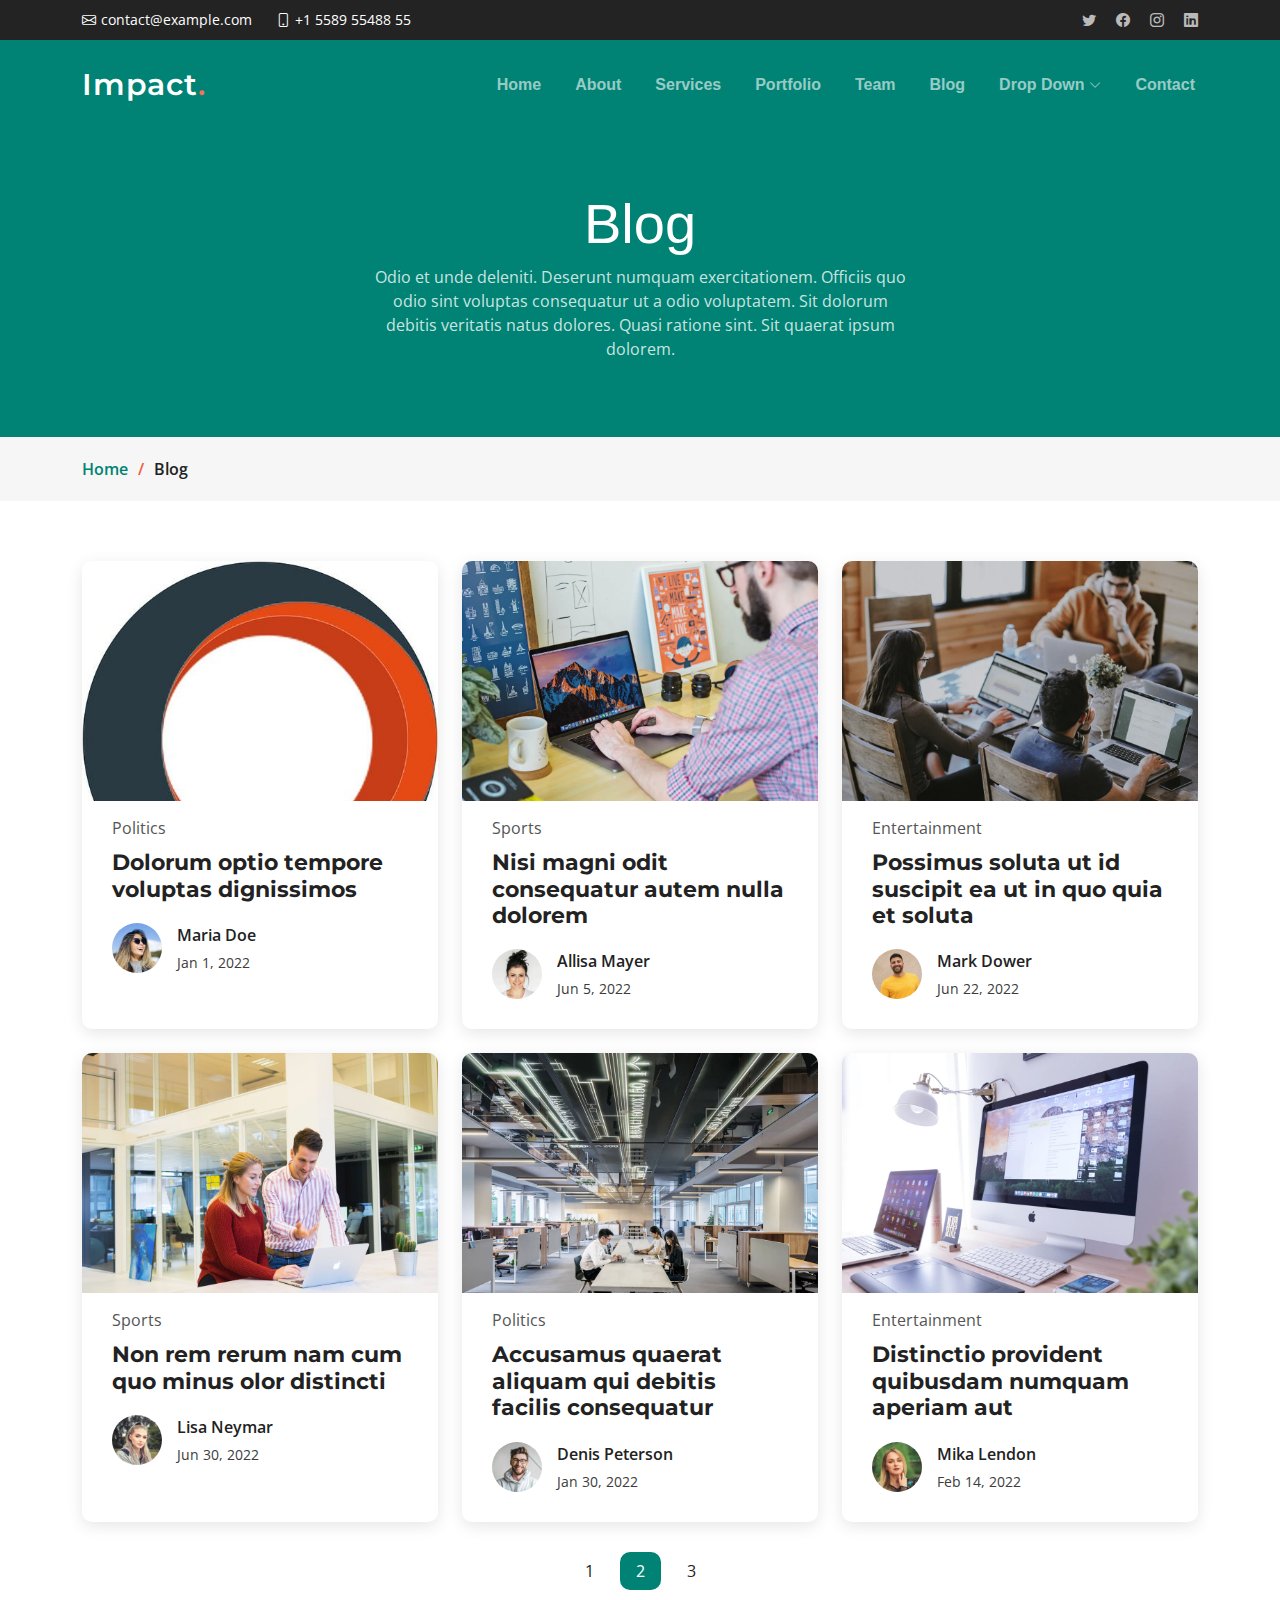
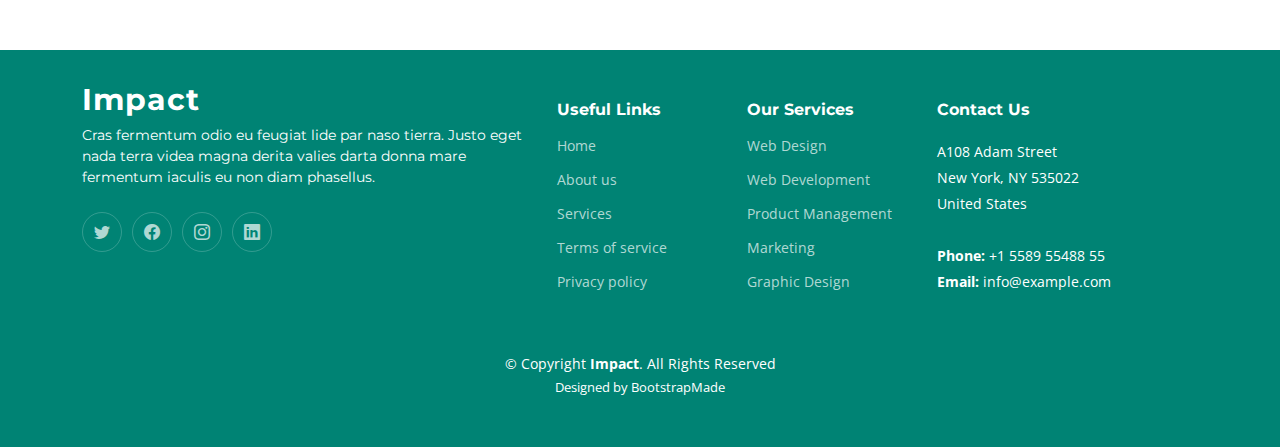
<file: blog.html>
<!DOCTYPE html>
<html lang="en">

<head>
  <meta charset="utf-8">
  <meta content="width=device-width, initial-scale=1.0" name="viewport">

  <title>TE_SEA - Blog</title>
  <meta content="" name="description">
  <meta content="" name="keywords">

  <!-- Favicons -->
  <link href="assets/img/favicon.png" rel="icon">
  <link href="assets/img/apple-touch-icon.png" rel="apple-touch-icon">

  <!-- Google Fonts -->
  <link rel="preconnect" href="https://fonts.googleapis.com">
  <link rel="preconnect" href="https://fonts.gstatic.com" crossorigin>
  <link href="https://fonts.googleapis.com/css2?family=Open+Sans:ital,wght@0,300;0,400;0,500;0,600;0,700;1,300;1,400;1,600;1,700&family=Montserrat:ital,wght@0,300;0,400;0,500;0,600;0,700;1,300;1,400;1,500;1,600;1,700&family=Raleway:ital,wght@0,300;0,400;0,500;0,600;0,700;1,300;1,400;1,500;1,600;1,700&display=swap" rel="stylesheet">

  <!-- Vendor CSS Files -->
  <link href="assets/vendor/bootstrap/css/bootstrap.min.css" rel="stylesheet">
  <link href="assets/vendor/bootstrap-icons/bootstrap-icons.css" rel="stylesheet">
  <link href="assets/vendor/aos/aos.css" rel="stylesheet">
  <link href="assets/vendor/glightbox/css/glightbox.min.css" rel="stylesheet">
  <link href="assets/vendor/swiper/swiper-bundle.min.css" rel="stylesheet">

  <!-- Template Main CSS File -->
  <link href="assets/css/main.css" rel="stylesheet">

</head>

<body>

  <!-- ======= Header ======= -->
  <section id="topbar" class="topbar d-flex align-items-center">
    <div class="container d-flex justify-content-center justify-content-md-between">
      <div class="contact-info d-flex align-items-center">
        <i class="bi bi-envelope d-flex align-items-center"><a href="mailto:contact@example.com">contact@example.com</a></i>
        <i class="bi bi-phone d-flex align-items-center ms-4"><span>+1 5589 55488 55</span></i>
      </div>
      <div class="social-links d-none d-md-flex align-items-center">
        <a href="#" class="twitter"><i class="bi bi-twitter"></i></a>
        <a href="#" class="facebook"><i class="bi bi-facebook"></i></a>
        <a href="#" class="instagram"><i class="bi bi-instagram"></i></a>
        <a href="#" class="linkedin"><i class="bi bi-linkedin"></i></i></a>
      </div>
    </div>
  </section><!-- End Top Bar -->

  <header id="header" class="header d-flex align-items-center">

    <div class="container-fluid container-xl d-flex align-items-center justify-content-between">
      <a href="index.html" class="logo d-flex align-items-center">
        <!-- Uncomment the line below if you also wish to use an image logo -->
        <!-- <img src="assets/img/logo.png" alt=""> -->
        <h1>Impact<span>.</span></h1>
      </a>
      <nav id="navbar" class="navbar">
        <ul>
          <li><a href="#hero">Home</a></li>
          <li><a href="#about">About</a></li>
          <li><a href="#services">Services</a></li>
          <li><a href="#portfolio">Portfolio</a></li>
          <li><a href="#team">Team</a></li>
          <li><a href="blog.html">Blog</a></li>
          <li class="dropdown"><a href="#"><span>Drop Down</span> <i class="bi bi-chevron-down dropdown-indicator"></i></a>
            <ul>
              <li><a href="#">Drop Down 1</a></li>
              <li class="dropdown"><a href="#"><span>Deep Drop Down</span> <i class="bi bi-chevron-down dropdown-indicator"></i></a>
                <ul>
                  <li><a href="#">Deep Drop Down 1</a></li>
                  <li><a href="#">Deep Drop Down 2</a></li>
                  <li><a href="#">Deep Drop Down 3</a></li>
                  <li><a href="#">Deep Drop Down 4</a></li>
                  <li><a href="#">Deep Drop Down 5</a></li>
                </ul>
              </li>
              <li><a href="#">Drop Down 2</a></li>
              <li><a href="#">Drop Down 3</a></li>
              <li><a href="#">Drop Down 4</a></li>
            </ul>
          </li>
          <li><a href="#contact">Contact</a></li>
        </ul>
      </nav><!-- .navbar -->

      <i class="mobile-nav-toggle mobile-nav-show bi bi-list"></i>
      <i class="mobile-nav-toggle mobile-nav-hide d-none bi bi-x"></i>

    </div>
  </header><!-- End Header -->
  <!-- End Header -->

  <main id="main">

    <!-- ======= Breadcrumbs ======= -->
    <div class="breadcrumbs">
      <div class="page-header d-flex align-items-center" style="background-image: url('');">
        <div class="container position-relative">
          <div class="row d-flex justify-content-center">
            <div class="col-lg-6 text-center">
              <h2>Blog</h2>
              <p>Odio et unde deleniti. Deserunt numquam exercitationem. Officiis quo odio sint voluptas consequatur ut a odio voluptatem. Sit dolorum debitis veritatis natus dolores. Quasi ratione sint. Sit quaerat ipsum dolorem.</p>
            </div>
          </div>
        </div>
      </div>
      <nav>
        <div class="container">
          <ol>
            <li><a href="index.html">Home</a></li>
            <li>Blog</li>
          </ol>
        </div>
      </nav>
    </div><!-- End Breadcrumbs -->

    <!-- ======= Blog Section ======= -->
    <section id="blog" class="blog">
      <div class="container" data-aos="fade-up">

        <div class="row gy-4 posts-list">

          <div class="col-xl-4 col-md-6">
            <article>

              <div class="post-img">
                <img src="assets/img/blog/blog-1.jpg" alt="" class="img-fluid">
              </div>

              <p class="post-category">Politics</p>

              <h2 class="title">
                <a href="blog-details.html">Dolorum optio tempore voluptas dignissimos</a>
              </h2>

              <div class="d-flex align-items-center">
                <img src="assets/img/blog/blog-author.jpg" alt="" class="img-fluid post-author-img flex-shrink-0">
                <div class="post-meta">
                  <p class="post-author-list">Maria Doe</p>
                  <p class="post-date">
                    <time datetime="2022-01-01">Jan 1, 2022</time>
                  </p>
                </div>
              </div>

            </article>
          </div><!-- End post list item -->

          <div class="col-xl-4 col-md-6">
            <article>

              <div class="post-img">
                <img src="assets/img/blog/blog-2.jpg" alt="" class="img-fluid">
              </div>

              <p class="post-category">Sports</p>

              <h2 class="title">
                <a href="blog-details.html">Nisi magni odit consequatur autem nulla dolorem</a>
              </h2>

              <div class="d-flex align-items-center">
                <img src="assets/img/blog/blog-author-2.jpg" alt="" class="img-fluid post-author-img flex-shrink-0">
                <div class="post-meta">
                  <p class="post-author-list">Allisa Mayer</p>
                  <p class="post-date">
                    <time datetime="2022-01-01">Jun 5, 2022</time>
                  </p>
                </div>
              </div>

            </article>
          </div><!-- End post list item -->

          <div class="col-xl-4 col-md-6">
            <article>

              <div class="post-img">
                <img src="assets/img/blog/blog-3.jpg" alt="" class="img-fluid">
              </div>

              <p class="post-category">Entertainment</p>

              <h2 class="title">
                <a href="blog-details.html">Possimus soluta ut id suscipit ea ut in quo quia et soluta</a>
              </h2>

              <div class="d-flex align-items-center">
                <img src="assets/img/blog/blog-author-3.jpg" alt="" class="img-fluid post-author-img flex-shrink-0">
                <div class="post-meta">
                  <p class="post-author-list">Mark Dower</p>
                  <p class="post-date">
                    <time datetime="2022-01-01">Jun 22, 2022</time>
                  </p>
                </div>
              </div>

            </article>
          </div><!-- End post list item -->

          <div class="col-xl-4 col-md-6">
            <article>

              <div class="post-img">
                <img src="assets/img/blog/blog-4.jpg" alt="" class="img-fluid">
              </div>

              <p class="post-category">Sports</p>

              <h2 class="title">
                <a href="blog-details.html">Non rem rerum nam cum quo minus olor distincti</a>
              </h2>

              <div class="d-flex align-items-center">
                <img src="assets/img/blog/blog-author-4.jpg" alt="" class="img-fluid post-author-img flex-shrink-0">
                <div class="post-meta">
                  <p class="post-author-list">Lisa Neymar</p>
                  <p class="post-date">
                    <time datetime="2022-01-01">Jun 30, 2022</time>
                  </p>
                </div>
              </div>

            </article>
          </div><!-- End post list item -->

          <div class="col-xl-4 col-md-6">
            <article>

              <div class="post-img">
                <img src="assets/img/blog/blog-5.jpg" alt="" class="img-fluid">
              </div>

              <p class="post-category">Politics</p>

              <h2 class="title">
                <a href="blog-details.html">Accusamus quaerat aliquam qui debitis facilis consequatur</a>
              </h2>

              <div class="d-flex align-items-center">
                <img src="assets/img/blog/blog-author-5.jpg" alt="" class="img-fluid post-author-img flex-shrink-0">
                <div class="post-meta">
                  <p class="post-author-list">Denis Peterson</p>
                  <p class="post-date">
                    <time datetime="2022-01-01">Jan 30, 2022</time>
                  </p>
                </div>
              </div>

            </article>
          </div><!-- End post list item -->

          <div class="col-xl-4 col-md-6">
            <article>

              <div class="post-img">
                <img src="assets/img/blog/blog-6.jpg" alt="" class="img-fluid">
              </div>

              <p class="post-category">Entertainment</p>

              <h2 class="title">
                <a href="blog-details.html">Distinctio provident quibusdam numquam aperiam aut</a>
              </h2>

              <div class="d-flex align-items-center">
                <img src="assets/img/blog/blog-author-6.jpg" alt="" class="img-fluid post-author-img flex-shrink-0">
                <div class="post-meta">
                  <p class="post-author-list">Mika Lendon</p>
                  <p class="post-date">
                    <time datetime="2022-01-01">Feb 14, 2022</time>
                  </p>
                </div>
              </div>

            </article>
          </div><!-- End post list item -->

        </div><!-- End blog posts list -->

        <div class="blog-pagination">
          <ul class="justify-content-center">
            <li><a href="#">1</a></li>
            <li class="active"><a href="#">2</a></li>
            <li><a href="#">3</a></li>
          </ul>
        </div><!-- End blog pagination -->

      </div>
    </section><!-- End Blog Section -->

  </main><!-- End #main -->

  <!-- ======= Footer ======= -->
  <footer id="footer" class="footer">

    <div class="container">
      <div class="row gy-4">
        <div class="col-lg-5 col-md-12 footer-info">
          <a href="index.html" class="logo d-flex align-items-center">
            <span>Impact</span>
          </a>
          <p>Cras fermentum odio eu feugiat lide par naso tierra. Justo eget nada terra videa magna derita valies darta donna mare fermentum iaculis eu non diam phasellus.</p>
          <div class="social-links d-flex mt-4">
            <a href="#" class="twitter"><i class="bi bi-twitter"></i></a>
            <a href="#" class="facebook"><i class="bi bi-facebook"></i></a>
            <a href="#" class="instagram"><i class="bi bi-instagram"></i></a>
            <a href="#" class="linkedin"><i class="bi bi-linkedin"></i></a>
          </div>
        </div>

        <div class="col-lg-2 col-6 footer-links">
          <h4>Useful Links</h4>
          <ul>
            <li><a href="#">Home</a></li>
            <li><a href="#">About us</a></li>
            <li><a href="#">Services</a></li>
            <li><a href="#">Terms of service</a></li>
            <li><a href="#">Privacy policy</a></li>
          </ul>
        </div>

        <div class="col-lg-2 col-6 footer-links">
          <h4>Our Services</h4>
          <ul>
            <li><a href="#">Web Design</a></li>
            <li><a href="#">Web Development</a></li>
            <li><a href="#">Product Management</a></li>
            <li><a href="#">Marketing</a></li>
            <li><a href="#">Graphic Design</a></li>
          </ul>
        </div>

        <div class="col-lg-3 col-md-12 footer-contact text-center text-md-start">
          <h4>Contact Us</h4>
          <p>
            A108 Adam Street <br>
            New York, NY 535022<br>
            United States <br><br>
            <strong>Phone:</strong> +1 5589 55488 55<br>
            <strong>Email:</strong> info@example.com<br>
          </p>

        </div>

      </div>
    </div>

    <div class="container mt-4">
      <div class="copyright">
        &copy; Copyright <strong><span>Impact</span></strong>. All Rights Reserved
      </div>
      <div class="credits">
        <!-- All the links in the footer should remain intact. -->
        <!-- You can delete the links only if you purchased the pro version. -->
        <!-- Licensing information: https://bootstrapmade.com/license/ -->
        <!-- Purchase the pro version with working PHP/AJAX contact form: https://bootstrapmade.com/impact-bootstrap-business-website-template/ -->
        Designed by <a href="https://bootstrapmade.com/">BootstrapMade</a>
      </div>
    </div>

  </footer><!-- End Footer -->
  <!-- End Footer -->

  <a href="#" class="scroll-top d-flex align-items-center justify-content-center"><i class="bi bi-arrow-up-short"></i></a>

  <div id="preloader"></div>

  <!-- Vendor JS Files -->
  <script src="assets/vendor/bootstrap/js/bootstrap.bundle.min.js"></script>
  <script src="assets/vendor/aos/aos.js"></script>
  <script src="assets/vendor/glightbox/js/glightbox.min.js"></script>
  <script src="assets/vendor/purecounter/purecounter_vanilla.js"></script>
  <script src="assets/vendor/swiper/swiper-bundle.min.js"></script>
  <script src="assets/vendor/isotope-layout/isotope.pkgd.min.js"></script>
  <script src="assets/vendor/php-email-form/validate.js"></script>

  <!-- Template Main JS File -->
  <script src="assets/js/main.js"></script>

</body>

</html>
</file>
<file: assets/css/main.css>
/**
* Template Name: Impact
* Updated: Jul 27 2023 with Bootstrap v5.3.1
* Template URL: https://bootstrapmade.com/impact-bootstrap-business-website-template/
* Author: BootstrapMade.com
* License: https://bootstrapmade.com/license/
*/


/*--------------------------------------------------------------
# Set main reusable colors and fonts using CSS variables
# Learn more about CSS variables at https://developer.mozilla.org/en-US/docs/Web/CSS/Using_CSS_custom_properties
--------------------------------------------------------------*/


/* Fonts */

:root {
    --font-default: "Open Sans", system-ui, -apple-system, "Segoe UI", Roboto, "Helvetica Neue", Arial, "Noto Sans", "Liberation Sans", sans-serif, "Apple Color Emoji", "Segoe UI Emoji", "Segoe UI Symbol", "Noto Color Emoji";
    --font-primary: "Montserrat", sans-serif;
    --font-secondary: "Poppins", sans-serif;
}


/* Colors */

:root {
    --color-default: #222222;
    --color-primary: #008374;
    --color-secondary: #f85a40;
    --color-roberto: #ff8400;
}


/* Smooth scroll behavior */

:root {
    scroll-behavior: smooth;
}


/*--------------------------------------------------------------
# General
--------------------------------------------------------------*/

body {
    font-family: var(--font-default);
    color: var(--color-default);
}

a {
    color: var(--color-primary);
    text-decoration: none;
}

a:hover {
    color: #00b6a1;
    text-decoration: none;
}

h1,
h2,
h3,
h4,
h5,
h6 {
    font-family: var(--font-primary);
}


/*--------------------------------------------------------------
# Sections & Section Header
--------------------------------------------------------------*/

section {
    padding: 60px 0;
    overflow: hidden;
}

.sections-bg {
    background-color: #f6f6f6;
}

.section-header {
    text-align: center;
    padding-bottom: 60px;
}

.section-header h2 {
    font-size: 32px;
    font-weight: 600;
    margin-bottom: 20px;
    padding-bottom: 20px;
    position: relative;
}

.section-header h2:after {
    content: "";
    position: absolute;
    display: block;
    width: 50px;
    height: 3px;
    background: var(--color-roberto);
    left: 0;
    right: 0;
    bottom: 0;
    margin: auto;
}

.section-header p {
    margin-bottom: 0;
    color: #6f6f6f;
}


/*--------------------------------------------------------------
# Breadcrumbs
--------------------------------------------------------------*/

.breadcrumbs .page-header {
    padding: 60px 0 60px 0;
    min-height: 20vh;
    position: relative;
    background-color: var(--color-primary);
}

.breadcrumbs .page-header h2 {
    font-size: 56px;
    font-weight: 500;
    color: #fff;
    font-family: var(--font-secondary);
}

.breadcrumbs .page-header p {
    color: rgba(255, 255, 255, 0.8);
}

.breadcrumbs nav {
    background-color: #f6f6f6;
    padding: 20px 0;
}

.breadcrumbs nav ol {
    display: flex;
    flex-wrap: wrap;
    list-style: none;
    margin: 0;
    padding: 0;
    font-size: 16px;
    font-weight: 600;
    color: var(--color-default);
}

.breadcrumbs nav ol a {
    color: var(--color-primary);
    transition: 0.3s;
}

.breadcrumbs nav ol a:hover {
    text-decoration: underline;
}

.breadcrumbs nav ol li+li {
    padding-left: 10px;
}

.breadcrumbs nav ol li+li::before {
    display: inline-block;
    padding-right: 10px;
    color: var(--color-secondary);
    content: "/";
}


/*--------------------------------------------------------------
# Scroll top button
--------------------------------------------------------------*/

.scroll-top {
    position: fixed;
    visibility: hidden;
    opacity: 0;
    right: 15px;
    bottom: -15px;
    z-index: 99999;
    background: var(--color-secondary);
    width: 44px;
    height: 44px;
    border-radius: 50px;
    transition: all 0.4s;
}

.scroll-top i {
    font-size: 24px;
    color: #fff;
    line-height: 0;
}

.scroll-top:hover {
    background: rgba(248, 90, 64, 0.8);
    color: #fff;
}

.scroll-top.active {
    visibility: visible;
    opacity: 1;
    bottom: 15px;
}


/*--------------------------------------------------------------
# Preloader
--------------------------------------------------------------*/

#preloader {
    position: fixed;
    inset: 0;
    z-index: 999999;
    overflow: hidden;
    background: #fff;
    transition: all 0.6s ease-out;
}

#preloader:before {
    content: "";
    position: fixed;
    top: calc(50% - 30px);
    left: calc(50% - 30px);
    border: 6px solid #fff;
    border-color: var(--color-primary) transparent var(--color-primary) transparent;
    border-radius: 50%;
    width: 60px;
    height: 60px;
    animation: animate-preloader 1.5s linear infinite;
}

@keyframes animate-preloader {
    0% {
        transform: rotate(0deg);
    }
    100% {
        transform: rotate(360deg);
    }
}


/*--------------------------------------------------------------
# Disable aos animation delay on mobile devices
--------------------------------------------------------------*/

@media screen and (max-width: 768px) {
    [data-aos-delay] {
        transition-delay: 0 !important;
    }
}


/*--------------------------------------------------------------
# Header
--------------------------------------------------------------*/

.topbar {
    background: #232323;
    height: 40px;
    font-size: 14px;
    transition: all 0.5s;
    color: #fff;
    padding: 0;
}

.topbar .contact-info i {
    font-style: normal;
    color: #fff;
    line-height: 0;
}

.topbar .contact-info i a,
.topbar .contact-info i span {
    padding-left: 5px;
    color: #fff;
}

@media (max-width: 575px) {
    .topbar .contact-info i a,
    .topbar .contact-info i span {
        font-size: 13px;
    }
}

.topbar .contact-info i a {
    line-height: 0;
    transition: 0.3s;
}

.topbar .contact-info i a:hover {
    color: #fff;
    text-decoration: underline;
}

.topbar .social-links a {
    color: rgba(255, 255, 255, 0.7);
    line-height: 0;
    transition: 0.3s;
    margin-left: 20px;
}

.topbar .social-links a:hover {
    color: #fff;
}

.header {
    transition: all 0.5s;
    z-index: 997;
    height: 90px;
    background-color: var(--color-primary);
}

.header.sticked {
    position: fixed;
    top: 0;
    right: 0;
    left: 0;
    height: 70px;
    box-shadow: 0px 2px 20px rgba(0, 0, 0, 0.1);
}

.header .logo img {
    max-height: 40px;
    margin-right: 6px;
}

.header .logo h1 {
    font-size: 30px;
    margin: 0;
    font-weight: 600;
    letter-spacing: 0.8px;
    color: #fff;
    font-family: var(--font-primary);
}

.header .logo h1 span {
    color: #f96f59;
}

.sticked-header-offset {
    margin-top: 70px;
}

section {
    scroll-margin-top: 70px;
}


/*--------------------------------------------------------------
# Desktop Navigation
--------------------------------------------------------------*/

@media (min-width: 1280px) {
    .navbar {
        padding: 0;
    }
    .navbar ul {
        margin: 0;
        padding: 0;
        display: flex;
        list-style: none;
        align-items: center;
    }
    .navbar li {
        position: relative;
    }
    .navbar>ul>li {
        white-space: nowrap;
        padding: 10px 0 10px 28px;
    }
    .navbar a,
    .navbar a:focus {
        display: flex;
        align-items: center;
        justify-content: space-between;
        padding: 0 3px;
        font-family: var(--font-secondary);
        font-size: 16px;
        font-weight: 600;
        color: rgba(255, 255, 255, 0.6);
        white-space: nowrap;
        transition: 0.3s;
        position: relative;
    }
    .navbar a i,
    .navbar a:focus i {
        font-size: 12px;
        line-height: 0;
        margin-left: 5px;
    }
    .navbar>ul>li>a:before {
        content: "";
        position: absolute;
        width: 100%;
        height: 2px;
        bottom: -6px;
        left: 0;
        background-color: var(--color-secondary);
        visibility: hidden;
        width: 0px;
        transition: all 0.3s ease-in-out 0s;
    }
    .navbar a:hover:before,
    .navbar li:hover>a:before,
    .navbar .active:before {
        visibility: visible;
        width: 100%;
    }
    .navbar a:hover,
    .navbar .active,
    .navbar .active:focus,
    .navbar li:hover>a {
        color: #fff;
    }
    .navbar .dropdown ul {
        display: block;
        position: absolute;
        left: 28px;
        top: calc(100% + 30px);
        margin: 0;
        padding: 10px 0;
        z-index: 99;
        opacity: 0;
        visibility: hidden;
        background: #fff;
        box-shadow: 0px 0px 30px rgba(127, 137, 161, 0.25);
        transition: 0.3s;
        border-radius: 4px;
    }
    .navbar .dropdown ul li {
        min-width: 200px;
    }
    .navbar .dropdown ul a {
        padding: 10px 20px;
        font-size: 15px;
        text-transform: none;
        font-weight: 600;
        color: #006a5d;
    }
    .navbar .dropdown ul a i {
        font-size: 12px;
    }
    .navbar .dropdown ul a:hover,
    .navbar .dropdown ul .active:hover,
    .navbar .dropdown ul li:hover>a {
        color: var(--color-secondary);
    }
    .navbar .dropdown:hover>ul {
        opacity: 1;
        top: 100%;
        visibility: visible;
    }
    .navbar .dropdown .dropdown ul {
        top: 0;
        left: calc(100% - 30px);
        visibility: hidden;
    }
    .navbar .dropdown .dropdown:hover>ul {
        opacity: 1;
        top: 0;
        left: 100%;
        visibility: visible;
    }
}

@media (min-width: 1280px) and (max-width: 1366px) {
    .navbar .dropdown .dropdown ul {
        left: -90%;
    }
    .navbar .dropdown .dropdown:hover>ul {
        left: -100%;
    }
}

@media (min-width: 1280px) {
    .mobile-nav-show,
    .mobile-nav-hide {
        display: none;
    }
}


/*--------------------------------------------------------------
# Mobile Navigation
--------------------------------------------------------------*/

@media (max-width: 1279px) {
    .navbar {
        position: fixed;
        top: 0;
        right: -100%;
        width: 100%;
        max-width: 400px;
        bottom: 0;
        transition: 0.3s;
        z-index: 9997;
    }
    .navbar ul {
        position: absolute;
        inset: 0;
        padding: 50px 0 10px 0;
        margin: 0;
        background: rgba(0, 131, 116, 0.9);
        overflow-y: auto;
        transition: 0.3s;
        z-index: 9998;
    }
    .navbar a,
    .navbar a:focus {
        display: flex;
        align-items: center;
        justify-content: space-between;
        padding: 10px 20px;
        font-family: var(--font-primary);
        font-size: 15px;
        font-weight: 600;
        color: rgba(255, 255, 255, 0.7);
        white-space: nowrap;
        transition: 0.3s;
    }
    .navbar a i,
    .navbar a:focus i {
        font-size: 12px;
        line-height: 0;
        margin-left: 5px;
    }
    .navbar a:hover,
    .navbar .active,
    .navbar .active:focus,
    .navbar li:hover>a {
        color: #fff;
    }
    .navbar .getstarted,
    .navbar .getstarted:focus {
        background: var(--color-primary);
        padding: 8px 20px;
        border-radius: 4px;
        margin: 15px;
        color: #fff;
    }
    .navbar .getstarted:hover,
    .navbar .getstarted:focus:hover {
        color: #fff;
        background: rgba(0, 131, 116, 0.8);
    }
    .navbar .dropdown ul,
    .navbar .dropdown .dropdown ul {
        position: static;
        display: none;
        padding: 10px 0;
        margin: 10px 20px;
        transition: all 0.5s ease-in-out;
        background-color: #007466;
        border: 1px solid #006459;
    }
    .navbar .dropdown>.dropdown-active,
    .navbar .dropdown .dropdown>.dropdown-active {
        display: block;
    }
    .mobile-nav-show {
        color: rgba(255, 255, 255, 0.6);
        font-size: 28px;
        cursor: pointer;
        line-height: 0;
        transition: 0.5s;
        z-index: 9999;
        margin-right: 10px;
    }
    .mobile-nav-hide {
        color: #fff;
        font-size: 32px;
        cursor: pointer;
        line-height: 0;
        transition: 0.5s;
        position: fixed;
        right: 20px;
        top: 20px;
        z-index: 9999;
    }
    .mobile-nav-active {
        overflow: hidden;
    }
    .mobile-nav-active .navbar {
        right: 0;
    }
    .mobile-nav-active .navbar:before {
        content: "";
        position: fixed;
        inset: 0;
        background: rgba(0, 106, 93, 0.8);
        z-index: 9996;
    }
}


/*--------------------------------------------------------------
# About Us Section
--------------------------------------------------------------*/

.about h3 {
    font-weight: 700;
    font-size: 28px;
    margin-bottom: 20px;
    font-family: var(--font-secondary);
}

.about .call-us {
    left: 10%;
    right: 10%;
    bottom: 0;
    background-color: #fff;
    box-shadow: 0px 2px 25px rgba(0, 0, 0, 0.08);
    padding: 20px;
    text-align: center;
}

.about .call-us h4 {
    font-size: 24px;
    font-weight: 700;
    margin-bottom: 5px;
}

.about .call-us p {
    font-size: 28px;
    font-weight: 700;
    color: var(--color-primary);
}

.about .content ul {
    list-style: none;
    padding: 0;
}

.about .content ul li {
    padding: 0 0 10px 30px;
    position: relative;
}

.about .content ul i {
    position: absolute;
    font-size: 20px;
    left: 0;
    top: -3px;
    color: var(--color-roberto);
}

.about .content p:last-child {
    margin-bottom: 0;
}

.about .play-btn {
    width: 94px;
    height: 94px;
    background: radial-gradient(var(--color-primary) 50%, rgba(0, 131, 116, 0.4) 52%);
    border-radius: 50%;
    display: block;
    position: absolute;
    left: calc(50% - 47px);
    top: calc(50% - 47px);
    overflow: hidden;
}

.about .play-btn:before {
    content: "";
    position: absolute;
    width: 120px;
    height: 120px;
    animation-delay: 0s;
    animation: pulsate-btn 2s;
    animation-direction: forwards;
    animation-iteration-count: infinite;
    animation-timing-function: steps;
    opacity: 1;
    border-radius: 50%;
    border: 5px solid rgba(0, 131, 116, 0.7);
    top: -15%;
    left: -15%;
    background: rgba(198, 16, 0, 0);
}

.about .play-btn:after {
    content: "";
    position: absolute;
    left: 50%;
    top: 50%;
    transform: translateX(-40%) translateY(-50%);
    width: 0;
    height: 0;
    border-top: 10px solid transparent;
    border-bottom: 10px solid transparent;
    border-left: 15px solid #fff;
    z-index: 100;
    transition: all 400ms cubic-bezier(0.55, 0.055, 0.675, 0.19);
}

.about .play-btn:hover:before {
    content: "";
    position: absolute;
    left: 50%;
    top: 50%;
    transform: translateX(-40%) translateY(-50%);
    width: 0;
    height: 0;
    border: none;
    border-top: 10px solid transparent;
    border-bottom: 10px solid transparent;
    border-left: 15px solid #fff;
    z-index: 200;
    animation: none;
    border-radius: 0;
}

.about .play-btn:hover:after {
    border-left: 15px solid var(--color-primary);
    transform: scale(20);
}

@keyframes pulsate-btn {
    0% {
        transform: scale(0.6, 0.6);
        opacity: 1;
    }
    100% {
        transform: scale(1, 1);
        opacity: 0;
    }
}


/*--------------------------------------------------------------
# Clients Section
--------------------------------------------------------------*/

.clients {
    padding: 40px 0;
}

.clients .swiper {
    padding: 10px 0;
}

.clients .swiper-slide img {
    transition: 0.3s;
}

.clients .swiper-slide img:hover {
    transform: scale(1.1);
}

.clients .swiper-pagination {
    margin-top: 20px;
    position: relative;
}

.clients .swiper-pagination .swiper-pagination-bullet {
    width: 12px;
    height: 12px;
    background-color: #fff;
    opacity: 1;
    background-color: #ddd;
}

.clients .swiper-pagination .swiper-pagination-bullet-active {
    background-color: var(--color-primary);
}


/*--------------------------------------------------------------
# Stats Counter Section
--------------------------------------------------------------*/

.stats-counter {
    padding: 40px 0;
}

.stats-counter .stats-item {
    padding: 20px 0;
    border-bottom: 1px solid #e4e4e4;
}

.stats-counter .stats-item .purecounter {
    min-width: 90px;
    padding-right: 15px;
}

.stats-counter .stats-item i {
    font-size: 44px;
    line-height: 0;
    margin-right: 15px;
}

.stats-counter .stats-item span {
    font-size: 40px;
    display: block;
    font-weight: 700;
    color: var(--color-roberto);
    line-height: 40px;
}

.stats-counter .stats-item p {
    margin: 0;
    font-family: var(--font-primary);
    font-size: 14px;
}


/*--------------------------------------------------------------
# Call To Action Section
--------------------------------------------------------------*/

.call-to-action .container {
    background: linear-gradient(rgba(0, 0, 0, 0.5), rgba(0, 0, 0, 0.5)), url("../img/cta-bg.jpg") center center;
    background-size: cover;
    padding: 100px 60px;
    border-radius: 15px;
    overflow: hidden;
}

.call-to-action h3 {
    color: #fff;
    font-size: 28px;
    font-weight: 700;
    margin-bottom: 20px;
}

.call-to-action p {
    color: #fff;
    margin-bottom: 20px;
}

.call-to-action .play-btn {
    width: 94px;
    height: 94px;
    margin-bottom: 20px;
    background: radial-gradient(var(--color-primary) 50%, rgba(0, 131, 116, 0.4) 52%);
    border-radius: 50%;
    display: inline-block;
    position: relative;
    overflow: hidden;
}

.call-to-action .play-btn:before {
    content: "";
    position: absolute;
    width: 120px;
    height: 120px;
    animation-delay: 0s;
    animation: pulsate-btn 2s;
    animation-direction: forwards;
    animation-iteration-count: infinite;
    animation-timing-function: steps;
    opacity: 1;
    border-radius: 50%;
    border: 5px solid rgba(0, 131, 116, 0.7);
    top: -15%;
    left: -15%;
    background: rgba(198, 16, 0, 0);
}

.call-to-action .play-btn:after {
    content: "";
    position: absolute;
    left: 50%;
    top: 50%;
    transform: translateX(-40%) translateY(-50%);
    width: 0;
    height: 0;
    border-top: 10px solid transparent;
    border-bottom: 10px solid transparent;
    border-left: 15px solid #fff;
    z-index: 100;
    transition: all 400ms cubic-bezier(0.55, 0.055, 0.675, 0.19);
}

.call-to-action .play-btn:hover:before {
    content: "";
    position: absolute;
    left: 50%;
    top: 50%;
    transform: translateX(-40%) translateY(-50%);
    width: 0;
    height: 0;
    border: none;
    border-top: 10px solid transparent;
    border-bottom: 10px solid transparent;
    border-left: 15px solid #fff;
    z-index: 200;
    animation: none;
    border-radius: 0;
}

.call-to-action .play-btn:hover:after {
    border-left: 15px solid var(--color-primary);
    transform: scale(20);
}

.call-to-action .cta-btn {
    font-family: var(--font-primary);
    font-weight: 500;
    font-size: 16px;
    letter-spacing: 1px;
    display: inline-block;
    padding: 12px 48px;
    border-radius: 50px;
    transition: 0.5s;
    margin: 10px;
    border: 2px solid #fff;
    color: #fff;
}

.call-to-action .cta-btn:hover {
    background: var(--color-primary);
    border: 2px solid var(--color-primary);
}

@keyframes pulsate-btn {
    0% {
        transform: scale(0.6, 0.6);
        opacity: 1;
    }
    100% {
        transform: scale(1, 1);
        opacity: 0;
    }
}


/*--------------------------------------------------------------
# Our Services Section
--------------------------------------------------------------*/

.services {
    padding: 60px 0;
}

.services .service-item {
    padding: 40px;
    background: #fff;
    height: 100%;
    border-radius: 10px;
}

.services .service-item .icon {
    width: 48px;
    height: 48px;
    position: relative;
    margin-bottom: 50px;
}

.services .service-item .icon i {
    color: var(--color-default);
    font-size: 56px;
    transition: ease-in-out 0.3s;
    z-index: 2;
    position: relative;
}

.services .service-item .icon:before {
    position: absolute;
    content: "";
    height: 100%;
    width: 100%;
    background: #eeeeee;
    border-radius: 50px;
    z-index: 1;
    top: 10px;
    right: -20px;
    transition: 0.3s;
}

.services .service-item h3 {
    color: var(--color-default);
    font-weight: 700;
    margin: 0 0 20px 0;
    padding-bottom: 8px;
    font-size: 22px;
    position: relative;
    display: inline-block;
    border-bottom: 4px solid #eeeeee;
    transition: 0.3s;
}

.services .service-item p {
    line-height: 24px;
    font-size: 14px;
    margin-bottom: 0;
}

.services .service-item .readmore {
    margin-top: 15px;
    display: inline-block;
    color: var(--color-roberto);
}

.services .service-item:hover .icon:before {
    background: var(--color-roberto);
}

.services .service-item:hover h3 {
    border-color: var(--color-roberto);
}


/*--------------------------------------------------------------
# Testimonials Section
--------------------------------------------------------------*/

.testimonials .testimonial-wrap {
    padding-left: 10px;
}

.testimonials .testimonial-item {
    box-sizing: content-box;
    padding: 30px;
    margin: 30px 10px;
    box-shadow: 0px 0 15px rgba(0, 0, 0, 0.1);
    position: relative;
    background: #fff;
    border-radius: 10px;
}

.testimonials .testimonial-item .testimonial-img {
    width: 90px;
    border-radius: 50px;
    margin-right: 15px;
}

.testimonials .testimonial-item h3 {
    font-size: 18px;
    font-weight: bold;
    margin: 10px 0 5px 0;
    color: #000;
}

.testimonials .testimonial-item h4 {
    font-size: 14px;
    color: #999;
    margin: 0;
}

.testimonials .testimonial-item .stars {
    margin: 10px 0;
}

.testimonials .testimonial-item .stars i {
    color: #ffc107;
    margin: 0 1px;
}

.testimonials .testimonial-item .quote-icon-left,
.testimonials .testimonial-item .quote-icon-right {
    color: #009d8b;
    font-size: 26px;
    line-height: 0;
}

.testimonials .testimonial-item .quote-icon-left {
    display: inline-block;
    left: -5px;
    position: relative;
}

.testimonials .testimonial-item .quote-icon-right {
    display: inline-block;
    right: -5px;
    position: relative;
    top: 10px;
    transform: scale(-1, -1);
}

.testimonials .testimonial-item p {
    font-style: italic;
    margin: 15px auto 15px auto;
}

.testimonials .swiper-pagination {
    margin-top: 20px;
    position: relative;
}

.testimonials .swiper-pagination .swiper-pagination-bullet {
    width: 12px;
    height: 12px;
    background-color: rgba(0, 0, 0, 0.2);
    opacity: 1;
}

.testimonials .swiper-pagination .swiper-pagination-bullet-active {
    background-color: var(--color-primary);
}

@media (max-width: 767px) {
    .testimonials .testimonial-wrap {
        padding-left: 0;
    }
    .testimonials .testimonial-item {
        padding: 30px;
        margin: 15px;
    }
    .testimonials .testimonial-item .testimonial-img {
        position: static;
        left: auto;
    }
}


/*--------------------------------------------------------------
# Portfolio Section
--------------------------------------------------------------*/

.portfolio .portfolio-flters {
    padding: 0 0 20px 0;
    margin: 0 auto;
    list-style: none;
    text-align: center;
}

.portfolio .portfolio-flters li {
    cursor: pointer;
    display: inline-block;
    padding: 0;
    font-size: 18px;
    font-weight: 500;
    margin: 0 10px;
    line-height: 1;
    transition: all 0.3s ease-in-out;
}

.portfolio .portfolio-flters li:hover,
.portfolio .portfolio-flters li.filter-active {
    color: var(--color-primary);
}

.portfolio .portfolio-flters li:first-child {
    margin-left: 0;
}

.portfolio .portfolio-flters li:last-child {
    margin-right: 0;
}

@media (max-width: 575px) {
    .portfolio .portfolio-flters li {
        font-size: 14px;
        margin: 0 5px;
    }
}

.portfolio .portfolio-wrap {
    box-shadow: 0px 10px 30px rgba(0, 0, 0, 0.1);
    border-radius: 10px;
    height: 100%;
    overflow: hidden;
}

.portfolio .portfolio-wrap img {
    transition: 0.3s;
    position: relative;
    z-index: 1;
}

.portfolio .portfolio-wrap .portfolio-info {
    padding: 25px 20px;
    background-color: #fff;
    position: relative;
    border-top: 1px solid #f3f3f3;
    z-index: 2;
}

.portfolio .portfolio-wrap .portfolio-info h4 {
    font-size: 18px;
    font-weight: 600;
    padding-right: 50px;
}

.portfolio .portfolio-wrap .portfolio-info h4 a {
    color: var(--color-default);
    transition: 0.3s;
}

.portfolio .portfolio-wrap .portfolio-info h4 a:hover {
    color: var(--color-primary);
}

.portfolio .portfolio-wrap .portfolio-info p {
    color: #6c757d;
    font-size: 14px;
    margin-bottom: 0;
    padding-right: 50px;
}

.portfolio .portfolio-wrap:hover img {
    transform: scale(1.1);
}


/*--------------------------------------------------------------
# Portfolio Details Section
--------------------------------------------------------------*/

.portfolio-details .portfolio-details-slider img {
    width: 100%;
}

.portfolio-details .portfolio-details-slider .swiper-pagination .swiper-pagination-bullet {
    width: 12px;
    height: 12px;
    background-color: rgba(255, 255, 255, 0.7);
    opacity: 1;
}

.portfolio-details .portfolio-details-slider .swiper-pagination .swiper-pagination-bullet-active {
    background-color: var(--color-primary);
}

.portfolio-details .swiper-button-prev,
.portfolio-details .swiper-button-next {
    width: 48px;
    height: 48px;
}

.portfolio-details .swiper-button-prev:after,
.portfolio-details .swiper-button-next:after {
    color: rgba(255, 255, 255, 0.8);
    background-color: rgba(0, 0, 0, 0.2);
    font-size: 24px;
    border-radius: 50%;
    width: 48px;
    height: 48px;
    display: flex;
    align-items: center;
    justify-content: center;
    transition: 0.3s;
}

.portfolio-details .swiper-button-prev:hover:after,
.portfolio-details .swiper-button-next:hover:after {
    background-color: rgba(0, 0, 0, 0.6);
}

@media (max-width: 575px) {
    .portfolio-details .swiper-button-prev,
    .portfolio-details .swiper-button-next {
        display: none;
    }
}

.portfolio-details .portfolio-info h3 {
    font-size: 22px;
    font-weight: 700;
    margin-bottom: 20px;
    padding-bottom: 20px;
    position: relative;
}

.portfolio-details .portfolio-info h3:after {
    content: "";
    position: absolute;
    display: block;
    width: 50px;
    height: 3px;
    background: var(--color-primary);
    left: 0;
    bottom: 0;
}

.portfolio-details .portfolio-info ul {
    list-style: none;
    padding: 0;
    font-size: 15px;
}

.portfolio-details .portfolio-info ul li {
    display: flex;
    flex-direction: column;
    padding-bottom: 15px;
    font-size: 16px;
}

.portfolio-details .portfolio-info ul strong {
    text-transform: uppercase;
    font-weight: 400;
    color: #9c9c9c;
    font-size: 12px;
}

.portfolio-details .portfolio-info .btn-visit {
    padding: 8px 40px;
    background: var(--color-primary);
    color: #fff;
    border-radius: 50px;
    transition: 0.3s;
}

.portfolio-details .portfolio-info .btn-visit:hover {
    background: #009d8b;
}

.portfolio-details .portfolio-description h2 {
    font-size: 26px;
    font-weight: 700;
    margin-bottom: 20px;
}

.portfolio-details .portfolio-description p {
    padding: 0;
}

.portfolio-details .portfolio-description .testimonial-item {
    padding: 30px 30px 0 30px;
    position: relative;
    background: white;
    height: 100%;
    margin-bottom: 50px;
}

.portfolio-details .portfolio-description .testimonial-item .testimonial-img {
    width: 90px;
    border-radius: 50px;
    border: 6px solid #fff;
    float: left;
    margin: 0 10px 0 0;
}

.portfolio-details .portfolio-description .testimonial-item h3 {
    font-size: 18px;
    font-weight: bold;
    margin: 15px 0 5px 0;
    padding-top: 20px;
}

.portfolio-details .portfolio-description .testimonial-item h4 {
    font-size: 14px;
    color: #6c757d;
    margin: 0;
}

.portfolio-details .portfolio-description .testimonial-item .quote-icon-left,
.portfolio-details .portfolio-description .testimonial-item .quote-icon-right {
    color: #009d8b;
    font-size: 26px;
    line-height: 0;
}

.portfolio-details .portfolio-description .testimonial-item .quote-icon-left {
    display: inline-block;
    left: -5px;
    position: relative;
}

.portfolio-details .portfolio-description .testimonial-item .quote-icon-right {
    display: inline-block;
    right: -5px;
    position: relative;
    top: 10px;
    transform: scale(-1, -1);
}

.portfolio-details .portfolio-description .testimonial-item p {
    font-style: italic;
    margin: 0 0 15px 0 0 0;
    padding: 0;
}


/*--------------------------------------------------------------
# Our Team Section
--------------------------------------------------------------*/

.team .member {
    text-align: center;
    background: #fff;
    border-radius: 10px;
    padding: 15px;
    overflow: hidden;
    box-shadow: 0px 2px 25px rgba(0, 0, 0, 0.1);
}

.team .member img {
    border-radius: 10px;
    overflow: hidden;
}

.team .member .member-content {
    padding: 0 20px 30px 20px;
}

.team .member h4 {
    font-weight: 700;
    margin-top: 16px;
    margin-bottom: 2px;
    font-size: 20px;
}

.team .member span {
    font-style: italic;
    display: block;
    font-size: 14px;
    color: #6c757d;
}

.team .member p {
    padding-top: 10px;
    font-size: 14px;
    font-style: italic;
    color: #6c757d;
}

.team .member .social {
    margin-top: 15px;
    margin-bottom: 10px;
    display: flex;
    align-items: center;
    justify-content: space-around;
}

.team .member .social a {
    color: #a2a2a2;
    transition: 0.3s;
    border-radius: 50%;
    width: 40px;
    height: 40px;
    display: flex;
    align-items: center;
    justify-content: center;
    border: 1px solid #bbbbbb;
}

.team .member .social a:hover {
    color: var(--color-primary);
    border-color: var(--color-primary);
}

.team .member .social i {
    font-size: 18px;
    margin: 0 2px;
}


/*--------------------------------------------------------------
# Pricing Section
--------------------------------------------------------------*/

.pricing .pricing-item {
    padding: 60px 40px;
    box-shadow: 0 3px 20px -2px rgba(108, 117, 125, 0.15);
    background: #fff;
    height: 100%;
    position: relative;
    border-radius: 15px;
}

.pricing h3 {
    font-weight: 600;
    margin-bottom: 15px;
    font-size: 20px;
    color: #555555;
    text-align: center;
}

.pricing .icon {
    margin: 30px auto 30px auto;
    width: 70px;
    height: 70px;
    background: var(--color-primary);
    border-radius: 50%;
    display: flex;
    align-items: center;
    justify-content: center;
    transition: 0.3s;
    transform-style: preserve-3d;
}

.pricing .icon i {
    color: #fff;
    font-size: 28px;
    transition: ease-in-out 0.3s;
    line-height: 0;
}

.pricing .icon::before {
    position: absolute;
    content: "";
    height: 86px;
    width: 86px;
    border-radius: 50%;
    background: #87c1bb;
    transition: all 0.3s ease-out 0s;
    transform: translateZ(-1px);
}

.pricing .icon::after {
    position: absolute;
    content: "";
    height: 102px;
    width: 102px;
    border-radius: 50%;
    background: #d2eeeb;
    transition: all 0.3s ease-out 0s;
    transform: translateZ(-2px);
}

.pricing h4 {
    font-size: 48px;
    color: var(--color-secondary);
    font-weight: 700;
    font-family: var(--font-secondary);
    margin-bottom: 0;
    text-align: center;
}

.pricing h4 sup {
    font-size: 28px;
}

.pricing h4 span {
    color: rgba(108, 117, 125, 0.8);
    font-size: 18px;
    font-weight: 400;
}

.pricing ul {
    padding: 20px 0;
    list-style: none;
    color: #6c757d;
    text-align: left;
    line-height: 20px;
}

.pricing ul li {
    padding: 10px 0;
    display: flex;
    align-items: center;
}

.pricing ul i {
    color: #059652;
    font-size: 24px;
    padding-right: 3px;
}

.pricing ul .na {
    color: rgba(108, 117, 125, 0.5);
}

.pricing ul .na i {
    color: rgba(108, 117, 125, 0.5);
}

.pricing ul .na span {
    text-decoration: line-through;
}

.pricing .buy-btn {
    display: inline-block;
    padding: 10px 40px;
    border-radius: 50px;
    color: var(--color-primary);
    border: 1px solid rgba(0, 131, 116, 0.2);
    transition: none;
    font-size: 16px;
    font-weight: 600;
    font-family: var(--font-primary);
    transition: 0.3s;
}

.pricing .buy-btn:hover {
    background: var(--color-primary);
    color: #fff;
}

.pricing .featured {
    z-index: 10;
    border: 3px solid var(--color-primary);
}

@media (min-width: 992px) {
    .pricing .featured {
        transform: scale(1.15);
    }
}


/*--------------------------------------------------------------
# Frequently Asked Questions Section
--------------------------------------------------------------*/

.faq .content h3 {
    font-weight: 400;
    font-size: 34px;
}

.faq .content h4 {
    font-size: 20px;
    font-weight: 700;
    margin-top: 5px;
}

.faq .content p {
    font-size: 15px;
    color: #6c757d;
}

.faq .accordion-item {
    border: 0;
    margin-bottom: 20px;
    box-shadow: 0px 5px 25px 0px rgba(0, 0, 0, 0.06);
    border-radius: 10px;
}

.faq .accordion-item:last-child {
    margin-bottom: 0;
}

.faq .accordion-collapse {
    border: 0;
}

.faq .accordion-button {
    padding: 20px 50px 20px 20px;
    font-weight: 600;
    border: 0;
    font-size: 18px;
    line-height: 24px;
    color: var(--color-default);
    text-align: left;
    background: #fff;
    box-shadow: none;
    border-radius: 10px;
}

.faq .accordion-button .num {
    padding-right: 10px;
    font-size: 20px;
    line-height: 0;
    color: var(--color-primary);
}

.faq .accordion-button:not(.collapsed) {
    color: var(--color-primary);
    border-bottom: 0;
    box-shadow: none;
}

.faq .accordion-button:after {
    position: absolute;
    right: 20px;
    top: 20px;
}

.faq .accordion-body {
    padding: 0 40px 30px 45px;
    border: 0;
    border-radius: 10px;
    background: #fff;
    box-shadow: none;
}


/*--------------------------------------------------------------
# Recent Blog Posts Section
--------------------------------------------------------------*/

.recent-posts article {
    box-shadow: 0 4px 16px rgba(0, 0, 0, 0.1);
    background-color: #fff;
    padding: 30px;
    height: 100%;
    border-radius: 10px;
    overflow: hidden;
}

.recent-posts .post-img {
    max-height: 240px;
    margin: -30px -30px 15px -30px;
    overflow: hidden;
}

.recent-posts .post-category {
    font-size: 16px;
    color: #6f6f6f;
    margin-bottom: 10px;
}

.recent-posts .title {
    font-size: 22px;
    font-weight: 700;
    padding: 0;
    margin: 0 0 20px 0;
}

.recent-posts .title a {
    color: var(--color-default);
    transition: 0.3s;
}

.recent-posts .title a:hover {
    color: var(--color-primary);
}

.recent-posts .post-author-img {
    width: 50px;
    border-radius: 50%;
    margin-right: 15px;
}

.recent-posts .post-author {
    font-weight: 600;
    margin-bottom: 5px;
}

.recent-posts .post-date {
    font-size: 14px;
    color: #3c3c3c;
    margin-bottom: 0;
}


/*--------------------------------------------------------------
# Contact Section
--------------------------------------------------------------*/

.contact .info-container {
    background-color: var(--color-primary);
    height: 100%;
    padding: 20px;
    border-radius: 10px 0 0 10px;
    box-shadow: 0px 2px 25px rgba(0, 0, 0, 0.1);
}

.contact .info-item {
    width: 100%;
    background-color: #009282;
    margin-bottom: 20px;
    padding: 20px;
    border-radius: 10px;
    color: #fff;
}

.contact .info-item:last-child {
    margin-bottom: 0;
}

.contact .info-item i {
    font-size: 20px;
    color: #fff;
    float: left;
    width: 44px;
    height: 44px;
    background-color: rgba(255, 255, 255, 0.2);
    display: flex;
    justify-content: center;
    align-items: center;
    border-radius: 50px;
    transition: all 0.3s ease-in-out;
    margin-right: 15px;
}

.contact .info-item h4 {
    padding: 0;
    font-size: 20px;
    font-weight: 600;
    margin-bottom: 5px;
}

.contact .info-item p {
    padding: 0;
    margin-bottom: 0;
    font-size: 14px;
}

.contact .info-item:hover i {
    background: #fff;
    color: var(--color-primary);
}

.contact .php-email-form {
    width: 100%;
    height: 100%;
    background: #fff;
    box-shadow: 0px 2px 25px rgba(0, 0, 0, 0.1);
    padding: 30px;
    border-radius: 0 10px 10px 0;
}

.contact .php-email-form .form-group {
    padding-bottom: 8px;
}

.contact .php-email-form .error-message {
    display: none;
    color: #fff;
    background: #df1529;
    text-align: left;
    padding: 15px;
    font-weight: 600;
}

.contact .php-email-form .error-message br+br {
    margin-top: 25px;
}

.contact .php-email-form .sent-message {
    display: none;
    color: #fff;
    background: #059652;
    text-align: center;
    padding: 15px;
    font-weight: 600;
}

.contact .php-email-form .loading {
    display: none;
    background: #fff;
    text-align: center;
    padding: 15px;
}

.contact .php-email-form .loading:before {
    content: "";
    display: inline-block;
    border-radius: 50%;
    width: 24px;
    height: 24px;
    margin: 0 10px -6px 0;
    border: 3px solid #059652;
    border-top-color: #fff;
    animation: animate-loading 1s linear infinite;
}

.contact .php-email-form input,
.contact .php-email-form textarea {
    border-radius: 0;
    box-shadow: none;
    font-size: 14px;
}

.contact .php-email-form input[type=text],
.contact .php-email-form input[type=email],
.contact .php-email-form textarea {
    padding: 12px 15px;
}

.contact .php-email-form input[type=text]:focus,
.contact .php-email-form input[type=email]:focus,
.contact .php-email-form textarea:focus {
    border-color: var(--color-primary);
}

.contact .php-email-form textarea {
    padding: 10px 12px;
}

.contact .php-email-form button[type=submit] {
    background: var(--color-primary);
    border: 0;
    padding: 14px 45px;
    color: #fff;
    transition: 0.4s;
    border-radius: 50px;
}

.contact .php-email-form button[type=submit]:hover {
    background: rgba(0, 131, 116, 0.8);
}

@keyframes animate-loading {
    0% {
        transform: rotate(0deg);
    }
    100% {
        transform: rotate(360deg);
    }
}


/*--------------------------------------------------------------
# Hero Section
--------------------------------------------------------------*/

.hero {
    width: 100%;
    position: relative;
    background: var(--color-primary);
    padding: 60px 0 0 0;
}

@media (min-width: 1365px) {
    .hero {
        background-attachment: fixed;
    }
}

.hero h2 {
    font-size: 48px;
    font-weight: 700;
    margin-bottom: 20px;
    color: #fff;
}

.hero p {
    color: rgba(255, 255, 255, 0.6);
    font-weight: 400;
    margin-bottom: 30px;
}

.hero .btn-get-started {
    font-family: var(--font-primary);
    font-weight: 500;
    font-size: 15px;
    letter-spacing: 1px;
    display: inline-block;
    padding: 14px 40px;
    border-radius: 50px;
    transition: 0.3s;
    color: #fff;
    background: rgba(255, 255, 255, 0.1);
    box-shadow: 0 0 15px rgba(0, 0, 0, 0.08);
    border: 2px solid rgba(255, 255, 255, 0.1);
}

.hero .btn-get-started:hover {
    border-color: rgba(255, 255, 255, 0.5);
}

.hero .btn-watch-video {
    font-size: 16px;
    transition: 0.5s;
    margin-left: 25px;
    color: #fff;
    font-weight: 600;
}

.hero .btn-watch-video i {
    color: rgba(255, 255, 255, 0.5);
    font-size: 32px;
    transition: 0.3s;
    line-height: 0;
    margin-right: 8px;
}

.hero .btn-watch-video:hover i {
    color: #fff;
}

@media (max-width: 640px) {
    .hero h2 {
        font-size: 36px;
    }
    .hero .btn-get-started,
    .hero .btn-watch-video {
        font-size: 14px;
    }
}

.hero .icon-boxes {
    padding-bottom: 60px;
}

@media (min-width: 1200px) {
    .hero .icon-boxes:before {
        content: "";
        position: absolute;
        bottom: 0;
        left: 0;
        right: 0;
        height: calc(50% + 20px);
        background-color: #fff;
    }
}

.hero .icon-box {
    padding: 60px 30px;
    position: relative;
    overflow: hidden;
    background: #008d7d;
    box-shadow: 0 0 29px 0 rgba(0, 0, 0, 0.08);
    transition: all 0.3s ease-in-out;
    border-radius: 8px;
    z-index: 1;
    height: 100%;
    width: 100%;
    text-align: center;
}

.hero .icon-box .title {
    font-weight: 700;
    margin-bottom: 15px;
    font-size: 24px;
}

.hero .icon-box .title a {
    color: #fff;
    transition: 0.3s;
}

.hero .icon-box .icon {
    margin-bottom: 20px;
    padding-top: 10px;
    display: inline-block;
    transition: all 0.3s ease-in-out;
    font-size: 48px;
    line-height: 1;
    color: rgba(255, 255, 255, 0.6);
}

.hero .icon-box:hover {
    background: #009786;
}

.hero .icon-box:hover .title a,
.hero .icon-box:hover .icon {
    color: #fff;
}


/*--------------------------------------------------------------
# Blog
--------------------------------------------------------------*/

.blog .blog-pagination {
    margin-top: 30px;
    color: #555555;
}

.blog .blog-pagination ul {
    display: flex;
    padding: 0;
    margin: 0;
    list-style: none;
}

.blog .blog-pagination li {
    margin: 0 5px;
    transition: 0.3s;
    border-radius: 10px;
}

.blog .blog-pagination li a {
    color: var(--color-default);
    padding: 7px 16px;
    display: flex;
    align-items: center;
    justify-content: center;
}

.blog .blog-pagination li.active,
.blog .blog-pagination li:hover {
    background: var(--color-primary);
    color: #fff;
}

.blog .blog-pagination li.active a,
.blog .blog-pagination li:hover a {
    color: var(--color-white);
}


/*--------------------------------------------------------------
# Blog Posts List
--------------------------------------------------------------*/

.blog .posts-list article {
    box-shadow: 0 4px 16px rgba(0, 0, 0, 0.1);
    padding: 30px;
    height: 100%;
    border-radius: 10px;
    overflow: hidden;
}

.blog .posts-list .post-img {
    max-height: 240px;
    margin: -30px -30px 15px -30px;
    overflow: hidden;
}

.blog .posts-list .post-category {
    font-size: 16px;
    color: #555555;
    margin-bottom: 10px;
}

.blog .posts-list .title {
    font-size: 22px;
    font-weight: 700;
    padding: 0;
    margin: 0 0 20px 0;
}

.blog .posts-list .title a {
    color: var(--color-default);
    transition: 0.3s;
}

.blog .posts-list .title a:hover {
    color: var(--color-primary);
}

.blog .posts-list .post-author-img {
    width: 50px;
    border-radius: 50%;
    margin-right: 15px;
}

.blog .posts-list .post-author-list {
    font-weight: 600;
    margin-bottom: 5px;
}

.blog .posts-list .post-date {
    font-size: 14px;
    color: #3c3c3c;
    margin-bottom: 0;
}


/*--------------------------------------------------------------
# Blog Details
--------------------------------------------------------------*/

.blog .blog-details {
    box-shadow: 0 4px 16px rgba(0, 0, 0, 0.1);
    padding: 30px;
    border-radius: 10px;
}

.blog .blog-details .post-img {
    margin: -30px -30px 20px -30px;
    overflow: hidden;
    border-radius: 10px 10px 0 0;
}

.blog .blog-details .title {
    font-size: 28px;
    font-weight: 700;
    padding: 0;
    margin: 20px 0 0 0;
    color: var(--color-default);
}

.blog .blog-details .content {
    margin-top: 20px;
}

.blog .blog-details .content h3 {
    font-size: 22px;
    margin-top: 30px;
    font-weight: bold;
}

.blog .blog-details .content blockquote {
    overflow: hidden;
    background-color: rgba(34, 34, 34, 0.06);
    padding: 60px;
    position: relative;
    text-align: center;
    margin: 20px 0;
}

.blog .blog-details .content blockquote p {
    color: var(--color-default);
    line-height: 1.6;
    margin-bottom: 0;
    font-style: italic;
    font-weight: 500;
    font-size: 22px;
}

.blog .blog-details .content blockquote:after {
    content: "";
    position: absolute;
    left: 0;
    top: 0;
    bottom: 0;
    width: 3px;
    background-color: var(--color-secondary);
    margin-top: 20px;
    margin-bottom: 20px;
}

.blog .blog-details .meta-top {
    margin-top: 20px;
    color: #6c757d;
}

.blog .blog-details .meta-top ul {
    display: flex;
    flex-wrap: wrap;
    list-style: none;
    align-items: center;
    padding: 0;
    margin: 0;
}

.blog .blog-details .meta-top ul li+li {
    padding-left: 20px;
}

.blog .blog-details .meta-top i {
    font-size: 16px;
    margin-right: 8px;
    line-height: 0;
    color: var(--color-primary);
}

.blog .blog-details .meta-top a {
    color: #6c757d;
    font-size: 14px;
    display: inline-block;
    line-height: 1;
}

.blog .blog-details .meta-bottom {
    padding-top: 10px;
    border-top: 1px solid rgba(34, 34, 34, 0.15);
}

.blog .blog-details .meta-bottom i {
    color: #555555;
    display: inline;
}

.blog .blog-details .meta-bottom a {
    color: rgba(34, 34, 34, 0.8);
    transition: 0.3s;
}

.blog .blog-details .meta-bottom a:hover {
    color: var(--color-primary);
}

.blog .blog-details .meta-bottom .cats {
    list-style: none;
    display: inline;
    padding: 0 20px 0 0;
    font-size: 14px;
}

.blog .blog-details .meta-bottom .cats li {
    display: inline-block;
}

.blog .blog-details .meta-bottom .tags {
    list-style: none;
    display: inline;
    padding: 0;
    font-size: 14px;
}

.blog .blog-details .meta-bottom .tags li {
    display: inline-block;
}

.blog .blog-details .meta-bottom .tags li+li::before {
    padding-right: 6px;
    color: var(--color-default);
    content: ",";
}

.blog .blog-details .meta-bottom .share {
    font-size: 16px;
}

.blog .blog-details .meta-bottom .share i {
    padding-left: 5px;
}

.blog .post-author {
    padding: 20px;
    margin-top: 30px;
    box-shadow: 0 4px 16px rgba(0, 0, 0, 0.1);
    border-radius: 10px;
}

.blog .post-author img {
    max-width: 120px;
    margin-right: 20px;
}

.blog .post-author h4 {
    font-weight: 600;
    font-size: 22px;
    margin-bottom: 0px;
    padding: 0;
    color: var(--color-default);
}

.blog .post-author .social-links {
    margin: 0 10px 10px 0;
}

.blog .post-author .social-links a {
    color: rgba(34, 34, 34, 0.5);
    margin-right: 5px;
}

.blog .post-author p {
    font-style: italic;
    color: rgba(108, 117, 125, 0.8);
    margin-bottom: 0;
}


/*--------------------------------------------------------------
# Blog Sidebar
--------------------------------------------------------------*/

.blog .sidebar {
    padding: 30px;
    box-shadow: 0 4px 16px rgba(0, 0, 0, 0.1);
    border-radius: 10px;
}

.blog .sidebar .sidebar-title {
    font-size: 20px;
    font-weight: 700;
    padding: 0;
    margin: 0;
    color: var(--color-default);
}

.blog .sidebar .sidebar-item+.sidebar-item {
    margin-top: 40px;
}

.blog .sidebar .search-form form {
    background: #fff;
    border: 1px solid rgba(34, 34, 34, 0.3);
    padding: 5px 10px;
    position: relative;
    border-radius: 50px;
}

.blog .sidebar .search-form form input[type=text] {
    border: 0;
    padding: 4px;
    border-radius: 50px;
    width: calc(100% - 60px);
}

.blog .sidebar .search-form form input[type=text]:focus {
    outline: none;
}

.blog .sidebar .search-form form button {
    position: absolute;
    top: 0;
    right: 0;
    bottom: 0;
    border: 0;
    background: none;
    font-size: 16px;
    padding: 0 25px;
    margin: -1px;
    background: var(--color-primary);
    color: #fff;
    transition: 0.3s;
    border-radius: 50px;
    line-height: 0;
}

.blog .sidebar .search-form form button i {
    line-height: 0;
}

.blog .sidebar .search-form form button:hover {
    background: rgba(0, 131, 116, 0.8);
}

.blog .sidebar .categories ul {
    list-style: none;
    padding: 0;
}

.blog .sidebar .categories ul li+li {
    padding-top: 10px;
}

.blog .sidebar .categories ul a {
    color: var(--color-default);
    transition: 0.3s;
}

.blog .sidebar .categories ul a:hover {
    color: var(--color-primary);
}

.blog .sidebar .categories ul a span {
    padding-left: 5px;
    color: rgba(34, 34, 34, 0.4);
    font-size: 14px;
}

.blog .sidebar .recent-posts .post-item+.post-item {
    margin-top: 15px;
}

.blog .sidebar .recent-posts img {
    width: 80px;
    float: left;
}

.blog .sidebar .recent-posts h4 {
    font-size: 15px;
    margin-left: 95px;
    font-weight: bold;
}

.blog .sidebar .recent-posts h4 a {
    color: var(--color-default);
    transition: 0.3s;
}

.blog .sidebar .recent-posts h4 a:hover {
    color: var(--color-primary);
}

.blog .sidebar .recent-posts time {
    display: block;
    margin-left: 95px;
    font-style: italic;
    font-size: 14px;
    color: rgba(34, 34, 34, 0.4);
}

.blog .sidebar .tags {
    margin-bottom: -10px;
}

.blog .sidebar .tags ul {
    list-style: none;
    padding: 0;
}

.blog .sidebar .tags ul li {
    display: inline-block;
}

.blog .sidebar .tags ul a {
    color: #555555;
    font-size: 14px;
    padding: 6px 20px;
    margin: 0 6px 8px 0;
    border: 1px solid #d5d5d5;
    display: inline-block;
    transition: 0.3s;
    border-radius: 50px;
}

.blog .sidebar .tags ul a:hover {
    color: #fff;
    border: 1px solid var(--color-primary);
    background: var(--color-primary);
}

.blog .sidebar .tags ul a span {
    padding-left: 5px;
    color: rgba(85, 85, 85, 0.8);
    font-size: 14px;
}


/*--------------------------------------------------------------
# Blog Comments
--------------------------------------------------------------*/

.blog .comments {
    margin-top: 30px;
}

.blog .comments .comments-count {
    font-weight: bold;
}

.blog .comments .comment {
    margin-top: 30px;
    position: relative;
}

.blog .comments .comment .comment-img {
    margin-right: 14px;
}

.blog .comments .comment .comment-img img {
    width: 60px;
}

.blog .comments .comment h5 {
    font-size: 16px;
    margin-bottom: 2px;
}

.blog .comments .comment h5 a {
    font-weight: bold;
    color: var(--color-default);
    transition: 0.3s;
}

.blog .comments .comment h5 a:hover {
    color: var(--color-primary);
}

.blog .comments .comment h5 .reply {
    padding-left: 10px;
    color: var(--color-primary);
}

.blog .comments .comment h5 .reply i {
    font-size: 20px;
}

.blog .comments .comment time {
    display: block;
    font-size: 14px;
    color: rgba(34, 34, 34, 0.8);
    margin-bottom: 5px;
}

.blog .comments .comment.comment-reply {
    padding-left: 40px;
}

.blog .comments .reply-form {
    margin-top: 30px;
    padding: 30px;
    box-shadow: 0 0 16px rgba(0, 0, 0, 0.1);
    border-radius: 10px;
}

.blog .comments .reply-form h4 {
    font-weight: bold;
    font-size: 22px;
}

.blog .comments .reply-form p {
    font-size: 14px;
}

.blog .comments .reply-form input {
    border-radius: 4px;
    padding: 10px 10px;
    font-size: 14px;
}

.blog .comments .reply-form input:focus {
    box-shadow: none;
    border-color: rgba(0, 131, 116, 0.8);
}

.blog .comments .reply-form textarea {
    border-radius: 4px;
    padding: 10px 10px;
    font-size: 14px;
}

.blog .comments .reply-form textarea:focus {
    box-shadow: none;
    border-color: rgba(0, 131, 116, 0.8);
}

.blog .comments .reply-form .form-group {
    margin-bottom: 25px;
}

.blog .comments .reply-form .btn-primary {
    border-radius: 50px;
    padding: 14px 40px;
    border: 0;
    background-color: var(--color-secondary);
}

.blog .comments .reply-form .btn-primary:hover {
    background-color: rgba(248, 90, 64, 0.8);
}


/*--------------------------------------------------------------
# Footer
--------------------------------------------------------------*/

.footer {
    font-size: 14px;
    background-color: var(--color-primary);
    padding: 50px 0;
    color: white;
}

.footer .footer-info .logo {
    line-height: 0;
    margin-bottom: 25px;
}

.footer .footer-info .logo img {
    max-height: 40px;
    margin-right: 6px;
}

.footer .footer-info .logo span {
    font-size: 30px;
    font-weight: 700;
    letter-spacing: 1px;
    color: #fff;
    font-family: var(--font-primary);
}

.footer .footer-info p {
    font-size: 14px;
    font-family: var(--font-primary);
}

.footer .social-links a {
    display: flex;
    align-items: center;
    justify-content: center;
    width: 40px;
    height: 40px;
    border-radius: 50%;
    border: 1px solid rgba(255, 255, 255, 0.2);
    font-size: 16px;
    color: rgba(255, 255, 255, 0.7);
    margin-right: 10px;
    transition: 0.3s;
}

.footer .social-links a:hover {
    color: #fff;
    border-color: #fff;
}

.footer h4 {
    font-size: 16px;
    font-weight: bold;
    position: relative;
    padding-bottom: 12px;
}

.footer .footer-links {
    margin-bottom: 30px;
}

.footer .footer-links ul {
    list-style: none;
    padding: 0;
    margin: 0;
}

.footer .footer-links ul i {
    padding-right: 2px;
    color: rgba(0, 131, 116, 0.8);
    font-size: 12px;
    line-height: 0;
}

.footer .footer-links ul li {
    padding: 10px 0;
    display: flex;
    align-items: center;
}

.footer .footer-links ul li:first-child {
    padding-top: 0;
}

.footer .footer-links ul a {
    color: rgba(255, 255, 255, 0.7);
    transition: 0.3s;
    display: inline-block;
    line-height: 1;
}

.footer .footer-links ul a:hover {
    color: #fff;
}

.footer .footer-contact p {
    line-height: 26px;
}

.footer .copyright {
    text-align: center;
}

.footer .credits {
    padding-top: 4px;
    text-align: center;
    font-size: 13px;
}

.footer .credits a {
    color: #fff;
}
</file>
